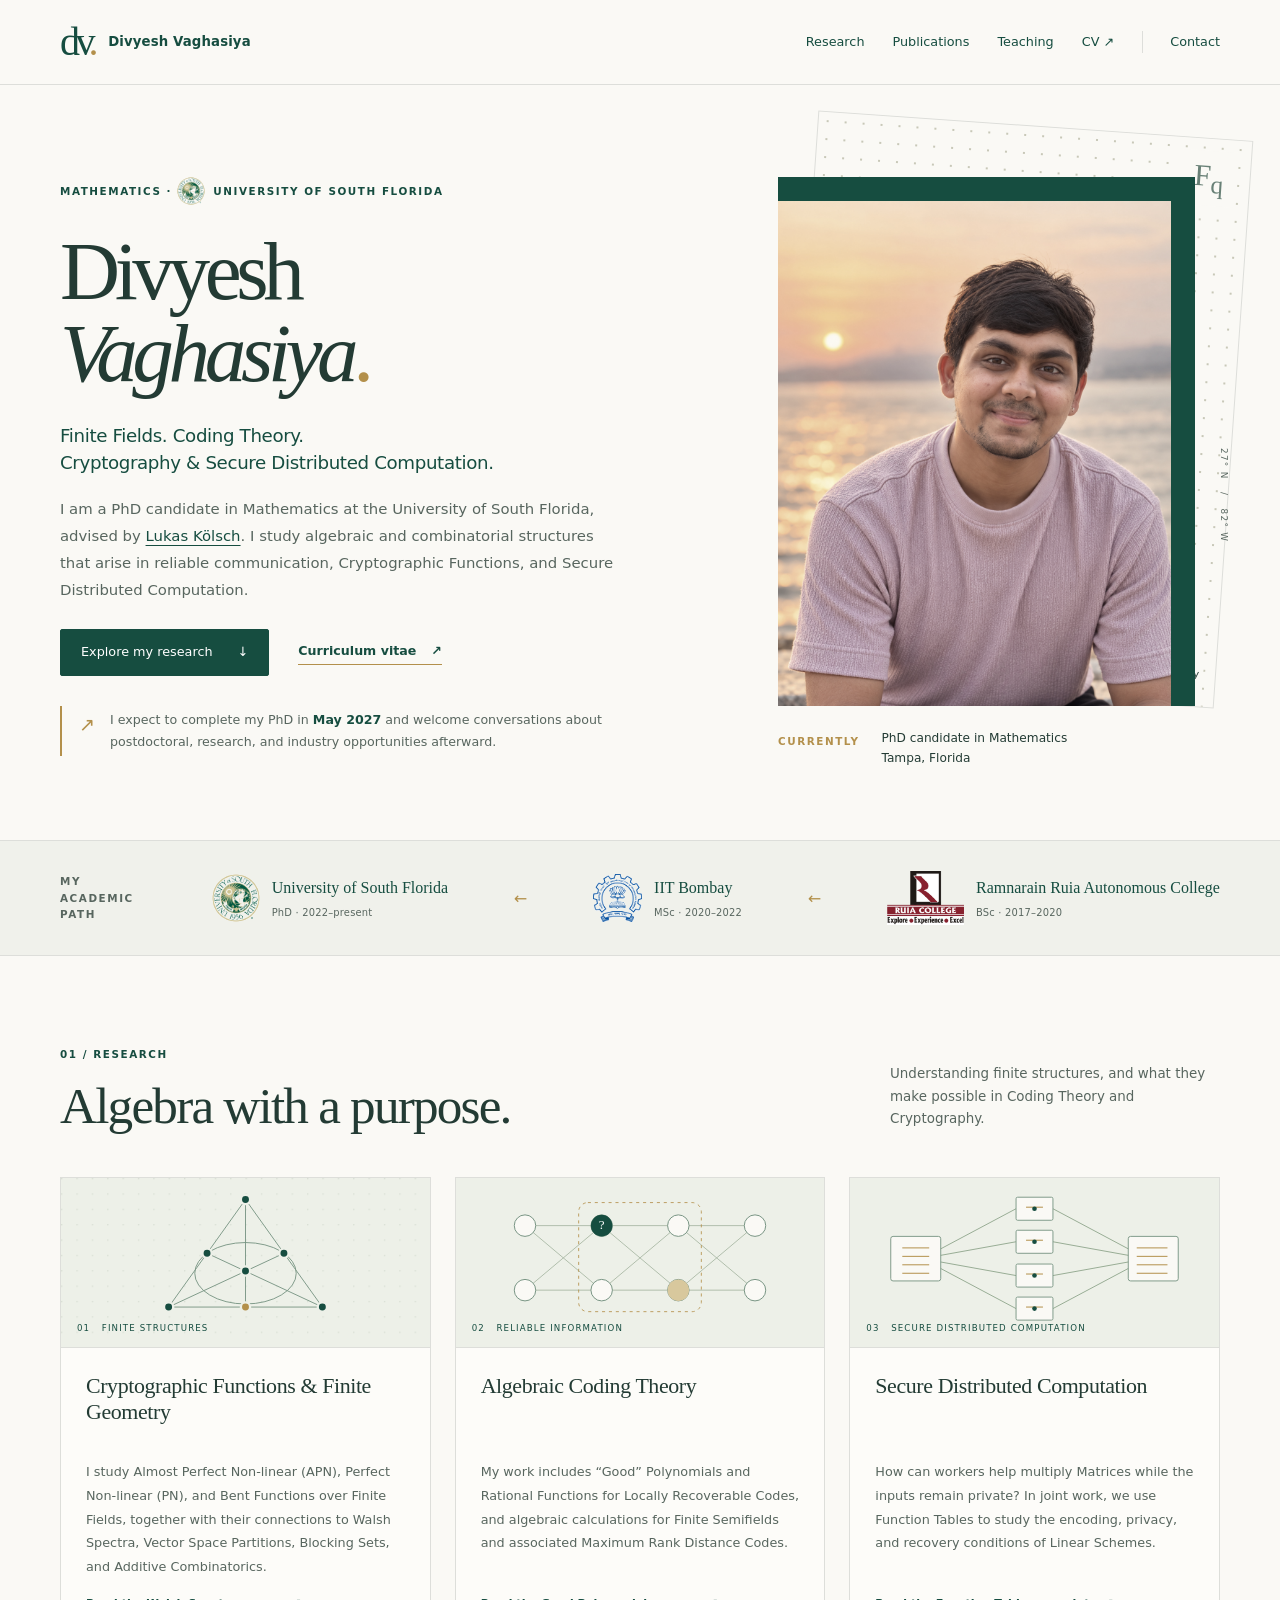
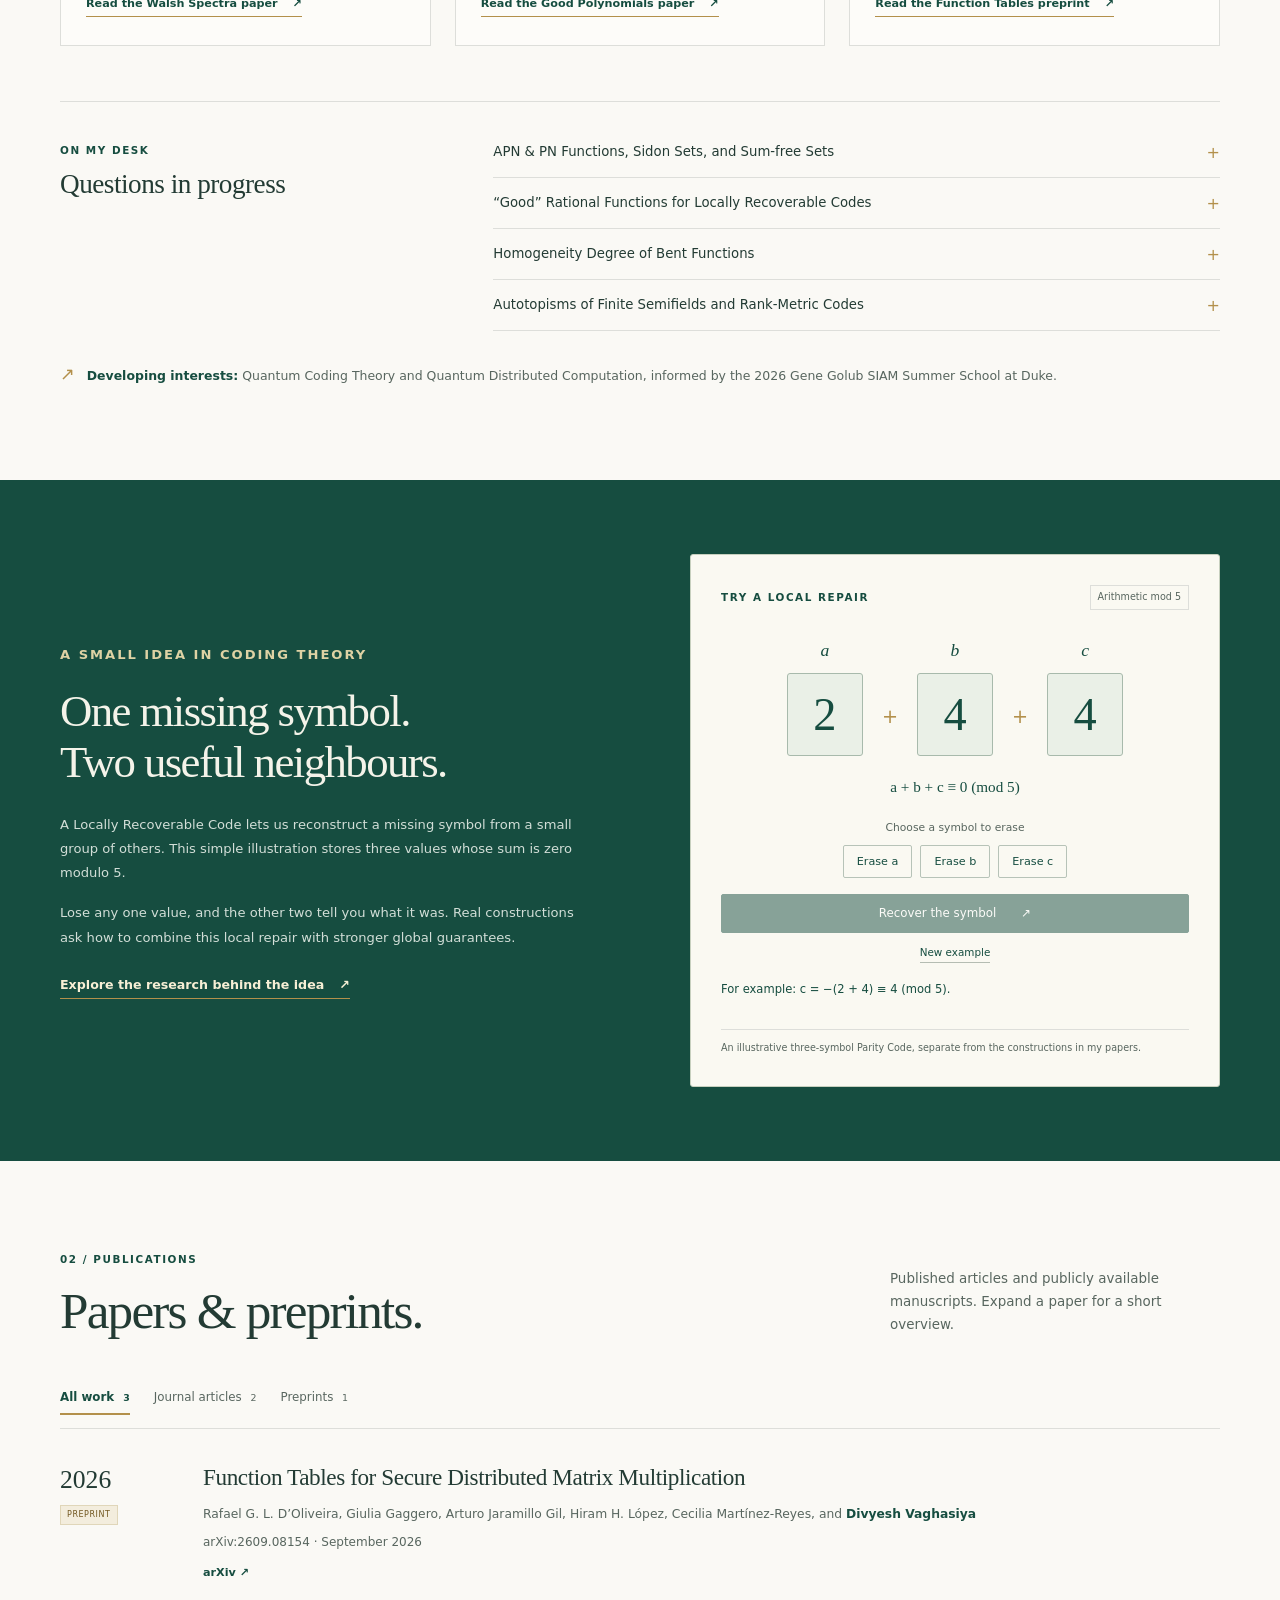
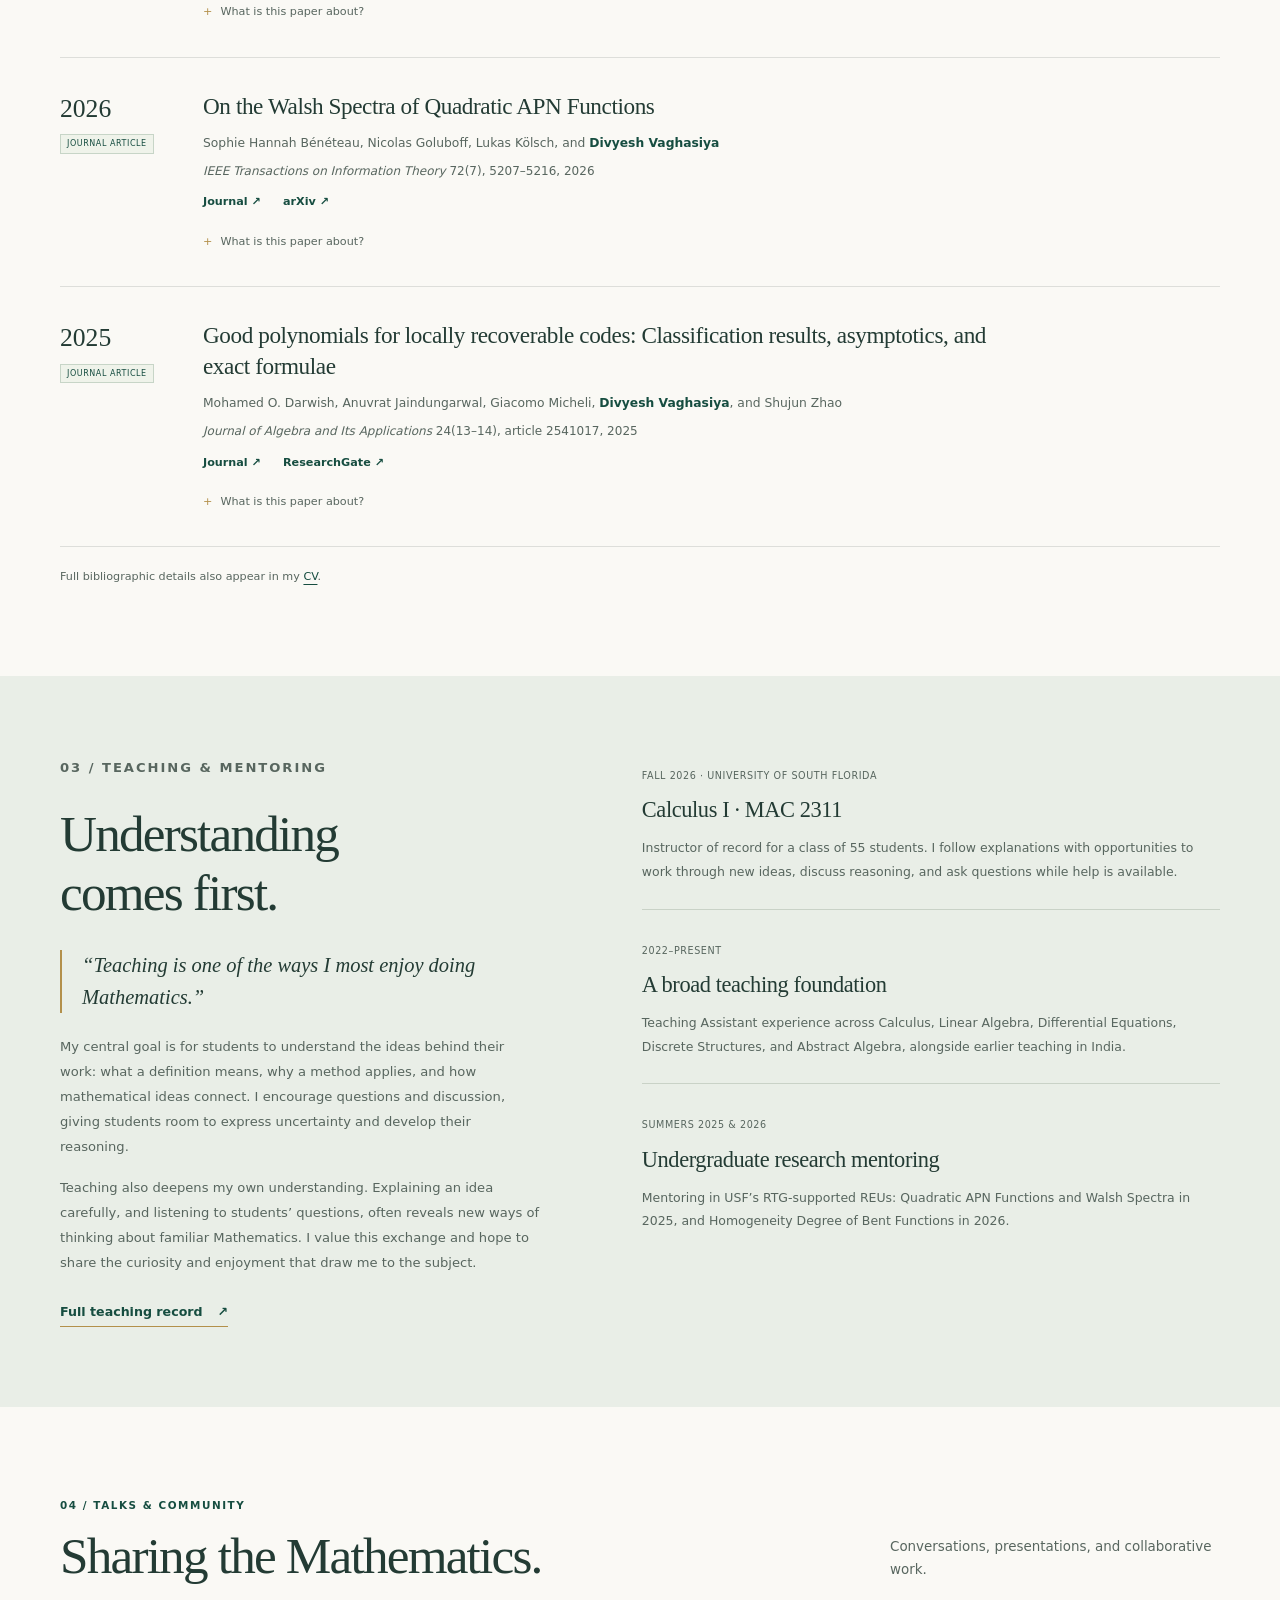
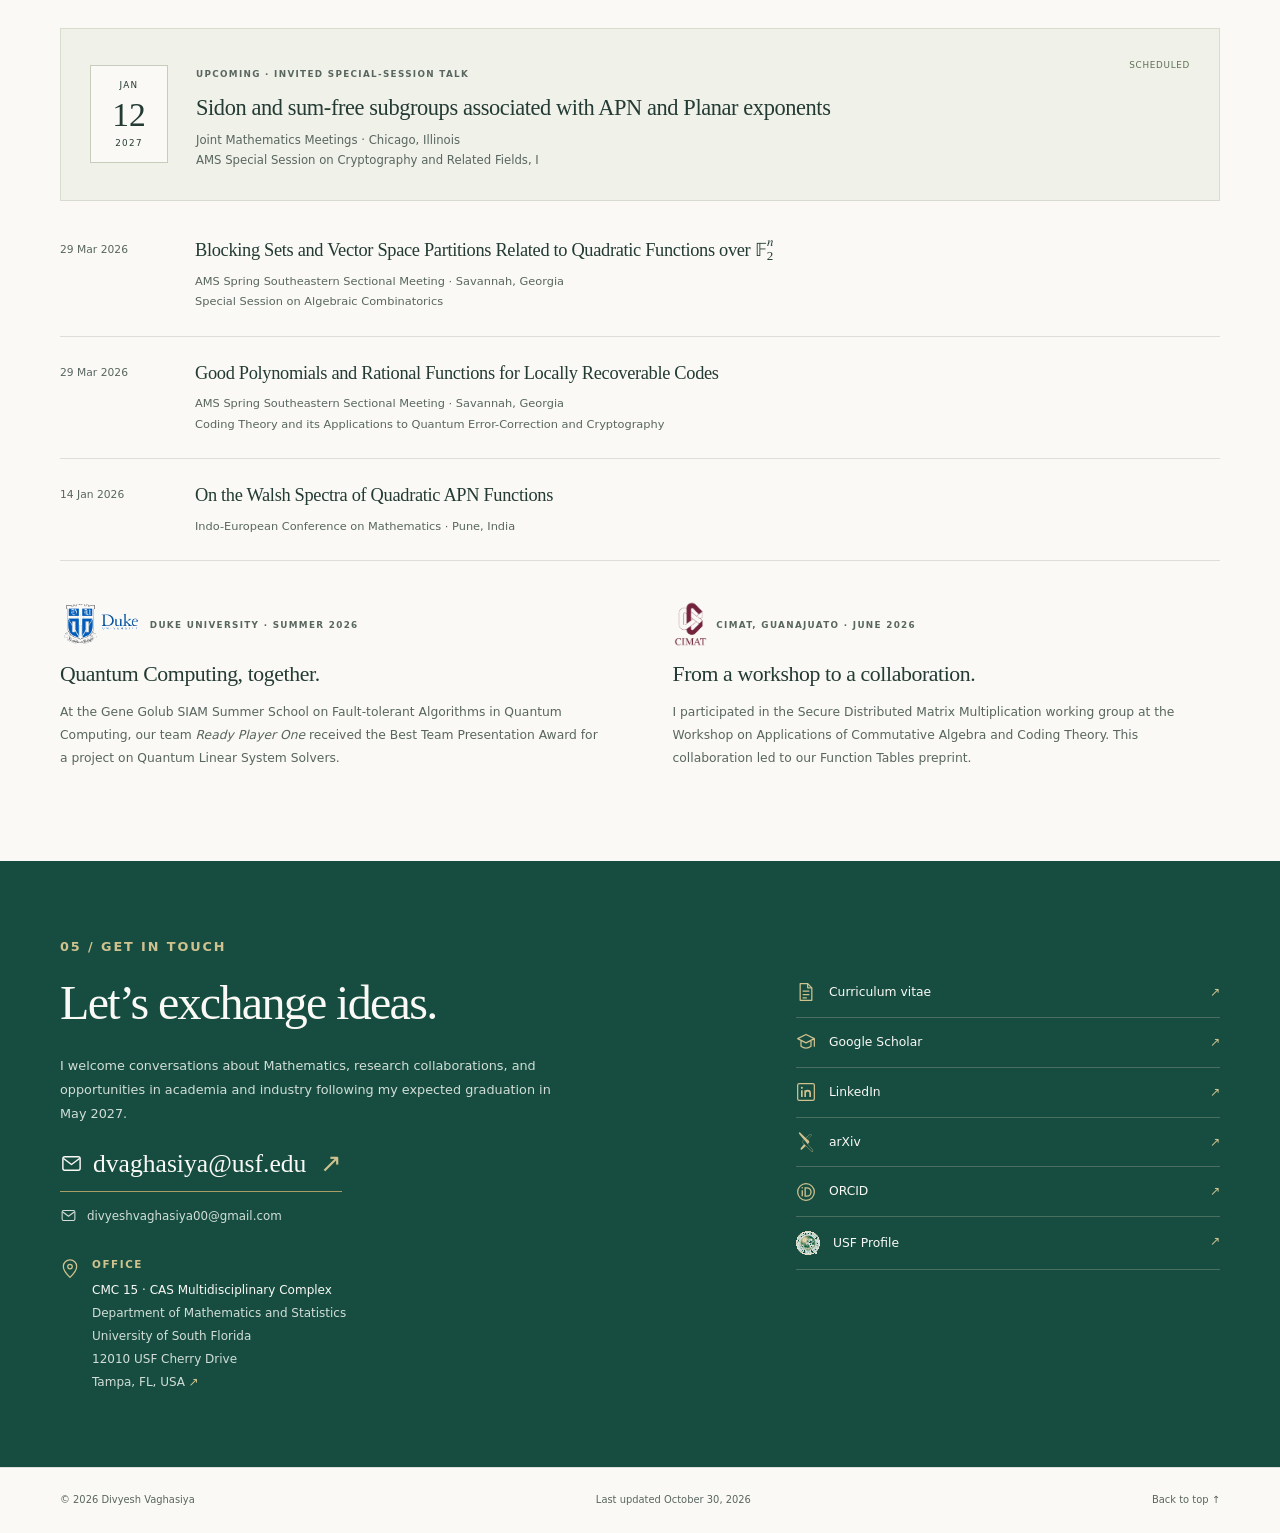
<file: index.html>
<!doctype html>
<html lang="en">
<head>
  <meta charset="utf-8">
  <meta name="viewport" content="width=device-width, initial-scale=1">
  <meta name="theme-color" content="#164d40">
  <title>Divyesh Vaghasiya | Mathematics, Coding Theory &amp; Cryptography</title>
  <meta name="description" content="Divyesh Vaghasiya is a mathematics PhD candidate at the University of South Florida, working on Finite Fields, Coding Theory, Cryptographic Functions, and Secure Distributed Computation. Expected graduation: May 2027.">
  <meta property="og:title" content="Divyesh Vaghasiya — Mathematics">
  <meta property="og:description" content="Finite Fields, Coding Theory, Cryptographic Functions, and Secure Distributed Computation. PhD candidate at the University of South Florida.">
  <meta property="og:type" content="website">
  <link rel="icon" href="./assets/favicon.svg" type="image/svg+xml">
  <link rel="stylesheet" href="./styles.css?v=20261030-6">
  <script src="./site.js?v=20261030-4" defer></script>
</head>
<body>
  <svg class="logo-filters" xmlns="http://www.w3.org/2000/svg" width="0" height="0" aria-hidden="true" focusable="false">
<defs>
    <!-- Remove the white canvas at render time; retain the original colored artwork. -->
    <filter id="remove-white" color-interpolation-filters="sRGB">
      <feColorMatrix in="SourceGraphic" type="matrix" values="1 0 0 0 0  0 1 0 0 0  0 0 1 0 0  -6.666667 -6.666667 -6.666667 0 19" result="keyed"/>
      <feComposite in="keyed" in2="SourceAlpha" operator="in"/>
    </filter>
  </defs>
</svg>
  <a class="skip-link" href="#main">Skip to content</a>
  <header class="site-header">
    <div class="container header-inner">
      <a class="brand" href="./index.html" aria-label="Divyesh Vaghasiya, home"><span class="brand-mark" aria-hidden="true">dv<span>.</span></span><span class="brand-name">Divyesh Vaghasiya</span></a>
      <button class="nav-toggle" aria-expanded="false" aria-controls="site-nav" hidden>Menu <span aria-hidden="true">☰</span></button>
      <nav class="site-nav" id="site-nav" aria-label="Main navigation">
        <a href="#research">Research</a><a href="#publications">Publications</a><a href="#teaching">Teaching</a><a href="./cv.html">CV <span aria-hidden="true">↗</span></a><a href="#contact">Contact</a>
      </nav>
    </div>
  </header>
  <main id="main">
    <section class="hero container" aria-labelledby="intro-title">
      <div class="hero-copy">
        <p class="eyebrow">Mathematics · <img class="institution-logo institution-logo-usf" src="./assets/institutions/usf.jpg?v=20261030-4" width="48" height="36" alt="" aria-hidden="true">University of South Florida</p>
        <h1 id="intro-title">Divyesh<br><em>Vaghasiya</em><span class="name-period">.</span></h1>
        <p class="hero-subtitle">Finite Fields. Coding Theory.<br>Cryptography &amp; Secure Distributed Computation.</p>
        <p class="hero-description">I am a PhD candidate in Mathematics at the University of South Florida, advised by <a href="https://lkoelsch.github.io/">Lukas Kölsch</a>. I study algebraic and combinatorial structures that arise in reliable communication, Cryptographic Functions, and Secure Distributed Computation.</p>
        <div class="hero-actions"><a class="button" href="#research">Explore my research <span aria-hidden="true">↓</span></a><a class="text-link" href="./cv.html">Curriculum vitae <span aria-hidden="true">↗</span></a></div>
        <div class="availability"><span class="availability-mark" aria-hidden="true">↗</span><p>I expect to complete my PhD in <strong>May 2027</strong> and welcome conversations about postdoctoral, research, and industry opportunities afterward.</p></div>
      </div>
      <figure class="portrait-composition">
        <div class="portrait-math" aria-hidden="true"><span>F<sub>q</sub></span><span>structure → possibility</span></div>
        <div class="portrait-frame"><img src="./assets/photo.jpg" alt="Portrait of Divyesh Vaghasiya" width="1122" height="1402" fetchpriority="high"></div>
        <figcaption><span class="small-label">Currently</span><span>PhD candidate in Mathematics<br>Tampa, Florida</span></figcaption>
        <div class="portrait-coordinate" aria-hidden="true">27° N &nbsp; / &nbsp; 82° W</div>
      </figure>
    </section>

    <div class="affiliation-strip"><div class="container affiliation-inner"><span class="small-label">My academic path</span><a href="https://www.usf.edu/arts-sciences/departments/mathematics-statistics/"><img class="institution-logo institution-logo-usf" src="./assets/institutions/usf.jpg?v=20261030-4" width="48" height="36" alt="" aria-hidden="true"><span class="affiliation-copy">University of South Florida<span class="affiliation-meta">PhD · 2022–present</span></span></a><span class="path-arrow" aria-hidden="true">←</span><a href="https://www.iitb.ac.in/"><img class="institution-logo institution-logo-iit-bombay" src="./assets/institutions/iit-bombay.jpg?v=20261030-4" width="48" height="36" alt="" aria-hidden="true"><span class="affiliation-copy">IIT Bombay<span class="affiliation-meta">MSc · 2020–2022</span></span></a><span class="path-arrow" aria-hidden="true">←</span><a href="https://www.ruiacollege.edu/Department/Deptindex.aspx?page=a&amp;ItemID=caeas&amp;nDeptID=cm"><img class="institution-logo institution-logo-ruia" src="./assets/institutions/ruia.png?v=20261030-4" width="48" height="36" alt="" aria-hidden="true"><span class="affiliation-copy">Ramnarain Ruia Autonomous College<span class="affiliation-meta">BSc · 2017–2020</span></span></a></div></div>

    <section class="section container" id="research" aria-labelledby="research-title">
      <div class="section-heading"><div><p class="eyebrow">01 / Research</p><h2 id="research-title">Algebra with a purpose.</h2></div><p>Understanding finite structures, and what they make possible in Coding Theory and Cryptography.</p></div>
      <div class="research-grid">
        <article class="research-area"><div class="research-visual"><img src="./assets/finite-geometry.svg" alt="Schematic of points and intersecting lines representing finite geometry" width="480" height="220" loading="lazy"><span class="visual-label">01 &nbsp; Finite Structures</span></div><div class="research-area-body"><h3>Cryptographic Functions &amp; Finite Geometry</h3><p>I study Almost Perfect Non-linear (APN), Perfect Non-linear (PN), and Bent Functions over Finite Fields, together with their connections to Walsh Spectra, Vector Space Partitions, Blocking Sets, and Additive Combinatorics.</p><a class="text-link" href="#paper-apn">Read the Walsh Spectra paper <span aria-hidden="true">↗</span></a></div></article>
        <article class="research-area"><div class="research-visual"><img src="./assets/coding.svg" alt="Schematic showing interconnected symbols and a highlighted local recovery group" width="480" height="220" loading="lazy"><span class="visual-label">02 &nbsp; Reliable Information</span></div><div class="research-area-body"><h3>Algebraic Coding Theory</h3><p>My work includes “Good” Polynomials and Rational Functions for Locally Recoverable Codes, and algebraic calculations for Finite Semifields and associated Maximum Rank Distance Codes.</p><a class="text-link" href="#paper-lrc">Read the Good Polynomials paper <span aria-hidden="true">↗</span></a></div></article>
        <article class="research-area"><div class="research-visual"><img src="./assets/distributed.svg" alt="Schematic of encoded data sent to four workers and their responses combined" width="480" height="220" loading="lazy"><span class="visual-label">03 &nbsp; Secure Distributed Computation</span></div><div class="research-area-body"><h3>Secure Distributed Computation</h3><p>How can workers help multiply Matrices while the inputs remain private? In joint work, we use Function Tables to study the encoding, privacy, and recovery conditions of Linear Schemes.</p><a class="text-link" href="#paper-sdmm">Read the Function Tables preprint <span aria-hidden="true">↗</span></a></div></article>
      </div>
      <div class="ongoing">
        <div><p class="eyebrow">On my desk</p><h3>Questions in progress</h3></div>
        <div class="project-list">
          <details>
            <summary>APN &amp; PN Functions, Sidon Sets, and Sum-free Sets</summary>
            <p>Sidon and Sum-free Sets are collections of elements with special rules about addition. I study when Multiplicative Subgroups of Finite Fields have these properties, exploring how a structure built through multiplication behaves under addition. These questions connect with APN and PN Functions in Cryptography and with the properties of Cyclic Codes.</p>
            <p class="project-meta"><em>With Dr. Lukas Kölsch · Ongoing</em></p>
          </details>
          <details>
            <summary>“Good” Rational Functions for Locally Recoverable Codes</summary>
            <p>How can a missing piece of stored information be recovered by consulting only a few others? Locally Recoverable Codes address this through small recovery groups. I explore how Rational Functions over Finite Fields can be used to build such Codes, extending constructions based on Polynomials and studying how the choice of function shapes the recovery groups.</p>
            <p class="project-meta"><em>With Anuvrat Jaindungarwal · Manuscript draft completed</em></p>
          </details>
          <details>
            <summary>Homogeneity Degree of Bent Functions</summary>
            <p>Bent Functions have exceptionally strong nonlinearity, making them important objects in Cryptography. I study Homogeneous Bent Functions, whose Polynomial terms all have the same degree, and ask which degrees can occur. The project explores how this simple algebraic restriction shapes the possibilities for these Functions.</p>
            <p class="project-meta"><em>With Dr. Lukas Kölsch and collaborators · Manuscript in final reading by the authors</em></p>
          </details>
          <details>
            <summary>Autotopisms of Finite Semifields and Rank-Metric Codes</summary>
            <p>How can we compare Codes that arise from different algebraic constructions? I study the symmetries of Finite Semifields and their associated Maximum Rank Distance (MRD) Codes. Understanding which transformations preserve these structures offers a way to investigate their similarities, differences, and possible equivalences.</p>
            <p class="project-meta"><em>With Dr. Lukas Kölsch</em></p>
          </details>
        </div>
      </div>
      <p class="research-note"><span class="note-symbol" aria-hidden="true">↗</span> <strong>Developing interests:</strong> Quantum Coding Theory and Quantum Distributed Computation, informed by the 2026 Gene Golub SIAM Summer School at Duke.</p>
    </section>

    <section class="idea-section" aria-labelledby="idea-title"><div class="container idea-layout"><div><p class="eyebrow">A small idea in Coding Theory</p><h2 id="idea-title">One missing symbol.<br>Two useful neighbours.</h2><p>A Locally Recoverable Code lets us reconstruct a missing symbol from a small group of others. This simple illustration stores three values whose sum is zero modulo 5.</p><p>Lose any one value, and the other two tell you what it was. Real constructions ask how to combine this local repair with stronger global guarantees.</p><a class="text-link" href="#paper-lrc">Explore the research behind the idea <span aria-hidden="true">↗</span></a></div><div class="code-demo" aria-label="Local recovery illustration"><div class="demo-heading"><span class="small-label">Try a local repair</span><span class="field-tag">Arithmetic mod 5</span></div><div class="demo-symbols"><div><span class="symbol-label">a</span><span class="code-value" id="value-0">2</span></div><span class="demo-plus" aria-hidden="true">+</span><div><span class="symbol-label">b</span><span class="code-value" id="value-1">4</span></div><span class="demo-plus" aria-hidden="true">+</span><div><span class="symbol-label">c</span><span class="code-value" id="value-2">4</span></div></div><p class="demo-equation">a + b + c ≡ 0 (mod 5)</p><div class="demo-controls" hidden><fieldset><legend>Choose a symbol to erase</legend><div class="erase-options"><button type="button" data-erase="0" aria-pressed="false">Erase a</button><button type="button" data-erase="1" aria-pressed="false">Erase b</button><button type="button" data-erase="2" aria-pressed="false">Erase c</button></div></fieldset><button class="button" type="button" id="recover-symbol" disabled>Recover the symbol <span aria-hidden="true">↗</span></button><button class="demo-reset" type="button" id="new-example">New example</button></div><p id="demo-result" class="demo-result" aria-live="polite" aria-atomic="true">For example: c = −(2 + 4) ≡ 4 (mod 5).</p><p class="demo-caption">An illustrative three-symbol Parity Code, separate from the constructions in my papers.</p></div></div></section>

    <section class="section container" id="publications" aria-labelledby="publications-title"><div class="section-heading"><div><p class="eyebrow">02 / Publications</p><h2 id="publications-title">Papers &amp; preprints.</h2></div><p>Published articles and publicly available manuscripts. Expand a paper for a short overview.</p></div><div class="publication-filters" role="group" aria-label="Filter publications" hidden><button type="button" class="filter-button is-active" data-filter="all" aria-pressed="true">All work <span>3</span></button><button type="button" class="filter-button" data-filter="journal" aria-pressed="false">Journal articles <span>2</span></button><button type="button" class="filter-button" data-filter="preprint" aria-pressed="false">Preprints <span>1</span></button></div><p class="visually-hidden" id="filter-status" aria-live="polite"></p><div class="publication-list">
      <article class="publication" id="paper-sdmm" data-publication="preprint"><div class="publication-year">2026<span class="paper-status preprint">Preprint</span></div><div><h3>Function Tables for Secure Distributed Matrix Multiplication</h3><p class="publication-authors">Rafael G. L. D’Oliveira, Giulia Gaggero, Arturo Jaramillo Gil, Hiram H. López, Cecilia Martínez-Reyes, and <strong>Divyesh Vaghasiya</strong></p><p class="publication-venue">arXiv:2609.08154 · September 2026</p><div class="paper-links"><a href="https://arxiv.org/abs/2609.08154">arXiv <span aria-hidden="true">↗</span></a></div><details class="paper-overview"><summary>What is this paper about?</summary><p>How can several workers help multiply Matrices while keeping the original inputs private? This paper studies Linear Schemes that protect the data even when a limited number of workers share what they receive. Function Tables describe how encoded data and worker responses fit together, providing a way to compare constructions and understand how many workers are needed.</p></details></div></article>
      <article class="publication" id="paper-apn" data-publication="journal"><div class="publication-year">2026<span class="paper-status">Journal article</span></div><div><h3>On the Walsh Spectra of Quadratic APN Functions</h3><p class="publication-authors">Sophie Hannah Bénéteau, Nicolas Goluboff, Lukas Kölsch, and <strong>Divyesh Vaghasiya</strong></p><p class="publication-venue"><em>IEEE Transactions on Information Theory</em> 72(7), 5207–5216, 2026</p><div class="paper-links"><a href="https://doi.org/10.1109/TIT.2026.3695003">Journal <span aria-hidden="true">↗</span></a><a href="https://arxiv.org/abs/2510.12008">arXiv <span aria-hidden="true">↗</span></a></div><details class="paper-overview"><summary>What is this paper about?</summary><p>This paper studies Quadratic APN Functions through their Walsh Spectra, which describe how their outputs relate to simple linear patterns. We connect these Spectra with arrangements of points and subspaces in Finite Geometry, providing a different way to explore the structure of these Functions.</p></details></div></article>
      <article class="publication" id="paper-lrc" data-publication="journal"><div class="publication-year">2025<span class="paper-status">Journal article</span></div><div><h3>Good polynomials for locally recoverable codes: Classification results, asymptotics, and exact formulae</h3><p class="publication-authors">Mohamed O. Darwish, Anuvrat Jaindungarwal, Giacomo Micheli, <strong>Divyesh Vaghasiya</strong>, and Shujun Zhao</p><p class="publication-venue"><em>Journal of Algebra and Its Applications</em> 24(13–14), article 2541017, 2025</p><div class="paper-links"><a href="https://doi.org/10.1142/S0219498825410178">Journal <span aria-hidden="true">↗</span></a><a href="https://www.researchgate.net/publication/388957665_Good_polynomials_for_locally_recoverable_codes_Classification_results_asymptotics_and_exact_formulae">ResearchGate <span aria-hidden="true">↗</span></a></div><details class="paper-overview"><summary>What is this paper about?</summary><p>Locally Recoverable Codes make it possible to reconstruct a missing piece of information using only a few other pieces. This paper studies “Good” Polynomials, which organize the small recovery groups behind these Codes. We explore which Polynomials have the required structure and how that structure influences the Codes that can be built.</p></details></div></article>
    </div><p class="section-footnote">Full bibliographic details also appear in my <a href="./cv.html#cv-publications">CV</a>.</p></section>

    <section class="teaching-section" id="teaching" aria-labelledby="teaching-title">
      <div class="container teaching-layout">
        <div>
          <p class="eyebrow">03 / Teaching &amp; mentoring</p>
          <h2 id="teaching-title">Understanding<br>comes first.</h2>
          <blockquote>“Teaching is one of the ways I most enjoy doing Mathematics.”</blockquote>
          <p>My central goal is for students to understand the ideas behind their work: what a definition means, why a method applies, and how mathematical ideas connect. I encourage questions and discussion, giving students room to express uncertainty and develop their reasoning.</p>
          <p>Teaching also deepens my own understanding. Explaining an idea carefully, and listening to students’ questions, often reveals new ways of thinking about familiar Mathematics. I value this exchange and hope to share the curiosity and enjoyment that draw me to the subject.</p>
          <a class="text-link" href="./cv.html#cv-teaching">Full teaching record <span aria-hidden="true">↗</span></a>
        </div>
        <div class="teaching-record">
          <article><span class="record-kicker">Fall 2026 · University of South Florida</span><h3>Calculus I · MAC 2311</h3><p>Instructor of record for a class of 55 students. I follow explanations with opportunities to work through new ideas, discuss reasoning, and ask questions while help is available.</p></article>
          <article><span class="record-kicker">2022–present</span><h3>A broad teaching foundation</h3><p>Teaching Assistant experience across Calculus, Linear Algebra, Differential Equations, Discrete Structures, and Abstract Algebra, alongside earlier teaching in India.</p></article>
          <article><span class="record-kicker">Summers 2025 &amp; 2026</span><h3>Undergraduate research mentoring</h3><p>Mentoring in USF’s RTG-supported REUs: Quadratic APN Functions and Walsh Spectra in 2025, and Homogeneity Degree of Bent Functions in 2026.</p></article>
        </div>
      </div>
    </section>

    <section class="section container" id="talks" aria-labelledby="talks-title"><div class="section-heading"><div><p class="eyebrow">04 / Talks &amp; community</p><h2 id="talks-title">Sharing the Mathematics.</h2></div><p>Conversations, presentations, and collaborative work.</p></div><article class="next-talk"><div class="date-tile"><span>JAN</span><strong>12</strong><span>2027</span></div><div><span class="small-label">Upcoming · invited special-session talk</span><h3>Sidon and sum-free subgroups associated with APN and Planar exponents</h3><p>Joint Mathematics Meetings · Chicago, Illinois<br>AMS Special Session on Cryptography and Related Fields, I</p></div><span class="scheduled-label">Scheduled</span></article><div class="past-talks"><article><time datetime="2026-03-29">29 Mar 2026</time><div><h3>Blocking Sets and Vector Space Partitions Related to Quadratic Functions over <math class="field-notation" xmlns="http://www.w3.org/1998/Math/MathML" aria-label="F subscript 2 superscript n"><msubsup><mi>𝔽</mi><mn>2</mn><mi>n</mi></msubsup></math></h3><p>AMS Spring Southeastern Sectional Meeting · Savannah, Georgia<br>Special Session on Algebraic Combinatorics</p></div></article><article><time datetime="2026-03-29">29 Mar 2026</time><div><h3>Good Polynomials and Rational Functions for Locally Recoverable Codes</h3><p>AMS Spring Southeastern Sectional Meeting · Savannah, Georgia<br>Coding Theory and its Applications to Quantum Error-Correction and Cryptography</p></div></article><article><time datetime="2026-01-14">14 Jan 2026</time><div><h3>On the Walsh Spectra of Quadratic APN Functions</h3><p>Indo-European Conference on Mathematics · Pune, India</p></div></article></div><div class="community-row"><article><span class="small-label"><img class="institution-logo institution-logo-duke" src="./assets/institutions/duke.webp?v=20261030-4" width="48" height="36" alt="" aria-hidden="true">Duke University · Summer 2026</span><h3>Quantum Computing, together.</h3><p>At the Gene Golub SIAM Summer School on Fault-tolerant Algorithms in Quantum Computing, our team <em>Ready Player One</em> received the Best Team Presentation Award for a project on Quantum Linear System Solvers.</p></article><article><span class="small-label"><img class="institution-logo institution-logo-cimat" src="./assets/institutions/cimat.png?v=20261030-4" width="48" height="36" alt="" aria-hidden="true">CIMAT, Guanajuato · June 2026</span><h3>From a workshop to a collaboration.</h3><p>I participated in the Secure Distributed Matrix Multiplication working group at the Workshop on Applications of Commutative Algebra and Coding Theory. This collaboration led to our Function Tables preprint.</p></article></div></section>

    <section class="contact-section" id="contact" aria-labelledby="contact-title">
      <div class="container contact-layout">
        <div>
          <p class="eyebrow">05 / Get in touch</p>
          <h2 id="contact-title">Let’s exchange ideas.</h2>
          <p>I welcome conversations about Mathematics, research collaborations, and opportunities in academia and industry following my expected graduation in May 2027.</p>
          <a class="contact-email" href="mailto:dvaghasiya@usf.edu"><svg class="icon" viewBox="0 0 24 24" aria-hidden="true" focusable="false"><use href="./assets/icons.svg?v=20261030-4#mail"></use></svg>dvaghasiya@usf.edu <span aria-hidden="true">↗</span></a>
          <a class="secondary-email" href="mailto:divyeshvaghasiya00@gmail.com"><svg class="icon" viewBox="0 0 24 24" aria-hidden="true" focusable="false"><use href="./assets/icons.svg?v=20261030-4#mail"></use></svg>divyeshvaghasiya00@gmail.com</a>
          <address class="contact-office">
            <svg class="icon" viewBox="0 0 24 24" aria-hidden="true" focusable="false"><use href="./assets/icons.svg?v=20261030-4#pin"></use></svg>
            <div><span class="small-label">Office</span><a class="office-search" href="https://www.google.com/search?q=CAS+Multidisciplinary+Complex+Department+of+Mathematics+and+Statistics+University+of+South+Florida+12010+USF+Cherry+Drive+Tampa%2C+FL%2C+USA" target="_blank" rel="noopener noreferrer" aria-label="Search Google for my full office address (opens in a new tab)"><strong>CMC 15 · CAS Multidisciplinary Complex</strong><br>Department of Mathematics and Statistics<br>University of South Florida<br>12010 USF Cherry Drive<br>Tampa, FL, USA <span aria-hidden="true">↗</span></a></div>
          </address>
        </div>
        <nav class="contact-links" aria-label="Academic and professional profiles">
          <a href="./cv.html"><span class="profile-label"><svg class="icon" viewBox="0 0 24 24" aria-hidden="true" focusable="false"><use href="./assets/icons.svg?v=20261030-4#document"></use></svg><span>Curriculum vitae</span></span><span aria-hidden="true">↗</span></a>
          <a href="https://scholar.google.com/citations?user=IHPAVrgAAAAJ"><span class="profile-label"><svg class="icon" viewBox="0 0 24 24" aria-hidden="true" focusable="false"><use href="./assets/icons.svg?v=20261030-4#scholar"></use></svg><span>Google Scholar</span></span><span aria-hidden="true">↗</span></a>
          <a href="https://www.linkedin.com/in/divyesh-vaghasiya-866122165"><span class="profile-label"><svg class="icon" viewBox="0 0 24 24" aria-hidden="true" focusable="false"><use href="./assets/icons.svg?v=20261030-4#linkedin"></use></svg><span>LinkedIn</span></span><span aria-hidden="true">↗</span></a>
          <a href="https://arxiv.org/a/vaghasiya_d_1"><span class="profile-label"><svg class="icon" viewBox="0 0 24 24" aria-hidden="true" focusable="false"><use href="./assets/icons.svg?v=20261030-5#arxiv"></use></svg><span>arXiv</span></span><span aria-hidden="true">↗</span></a>
          <a href="https://orcid.org/0009-0004-2080-6877"><span class="profile-label"><svg class="icon" viewBox="0 0 24 24" aria-hidden="true" focusable="false"><use href="./assets/icons.svg?v=20261030-4#orcid"></use></svg><span>ORCID</span></span><span aria-hidden="true">↗</span></a>
          <a href="https://www.usf.edu/arts-sciences/departments/mathematics-statistics/people/gradta/dvaghasiya.aspx"><span class="profile-label"><img class="institution-logo institution-logo-usf" src="./assets/institutions/usf.jpg?v=20261030-4" width="48" height="36" alt="" aria-hidden="true">USF Profile</span><span aria-hidden="true">↗</span></a>
        </nav>
      </div>
    </section>
  </main>
  <footer class="site-footer"><div class="container footer-inner"><span>© 2026 Divyesh Vaghasiya</span><span>Last updated October 30, 2026</span><a href="#main">Back to top ↑</a></div></footer>
</body>
</html>
</file>
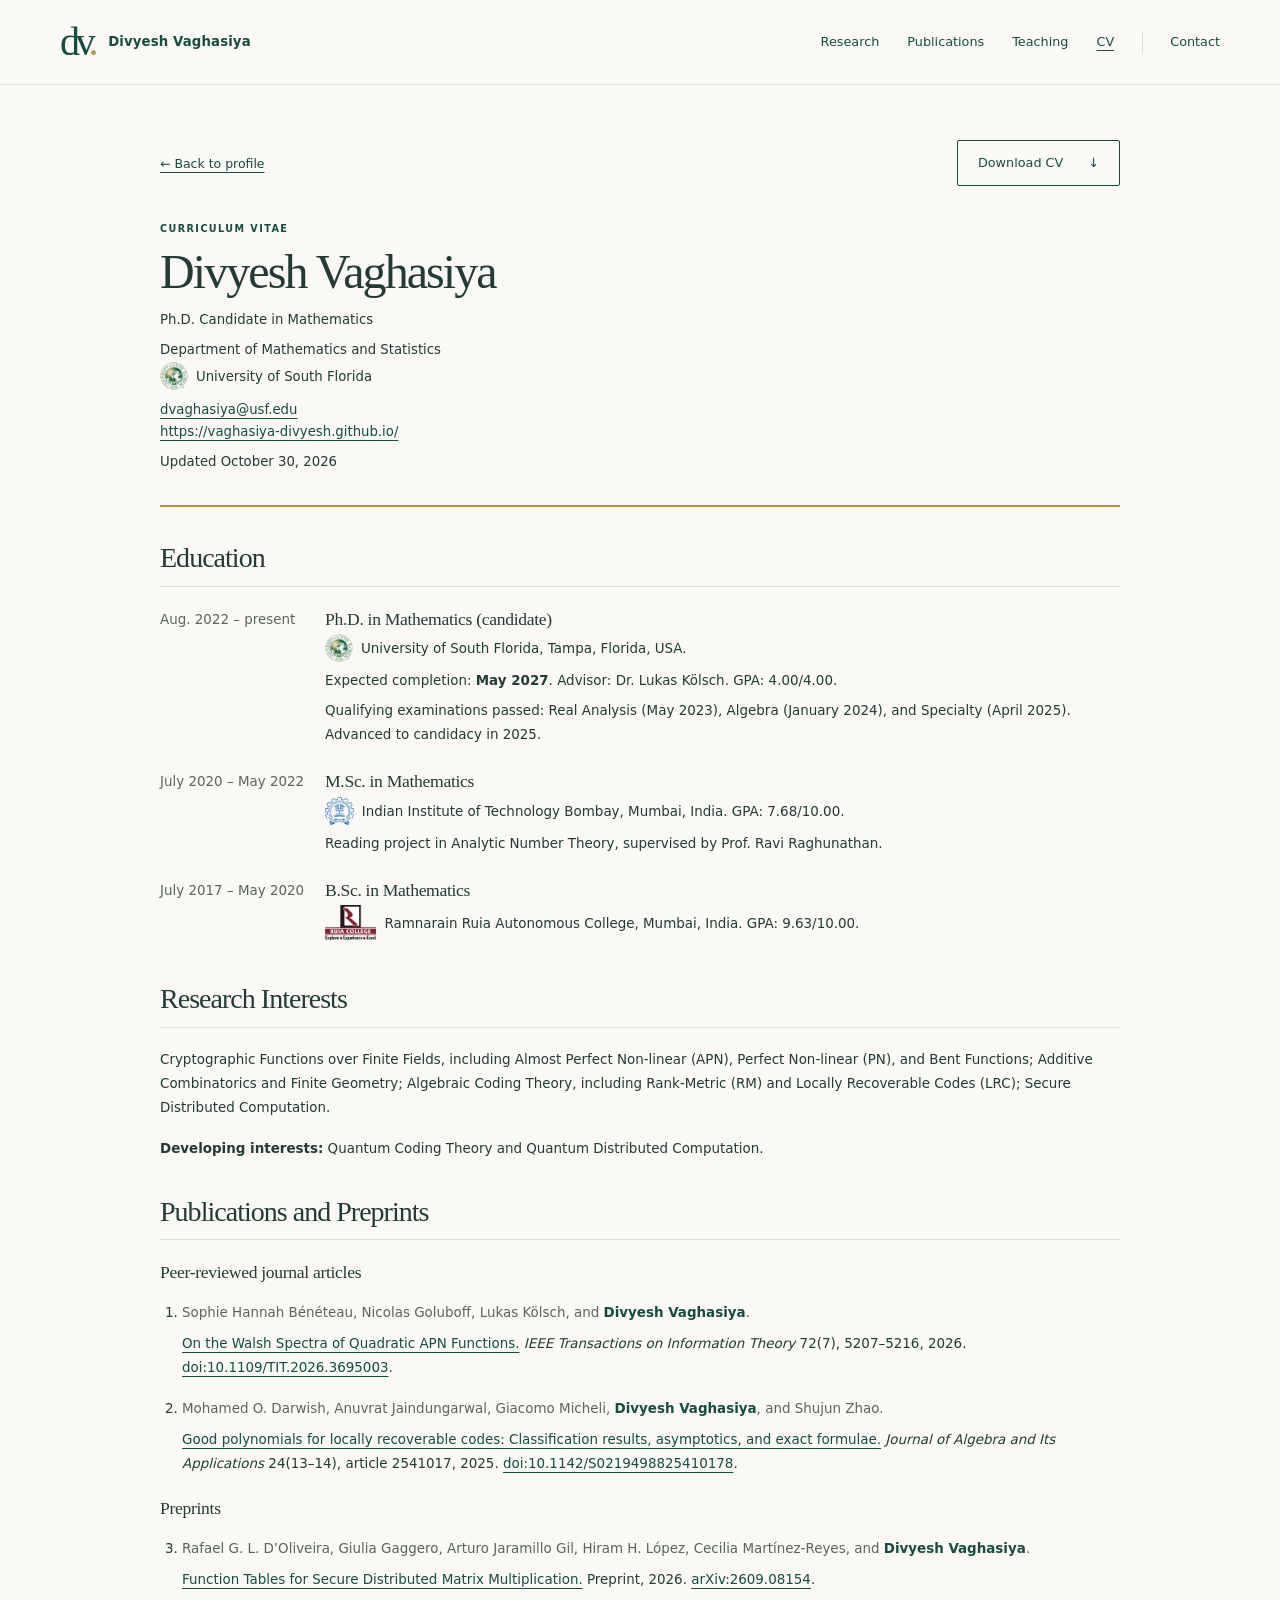
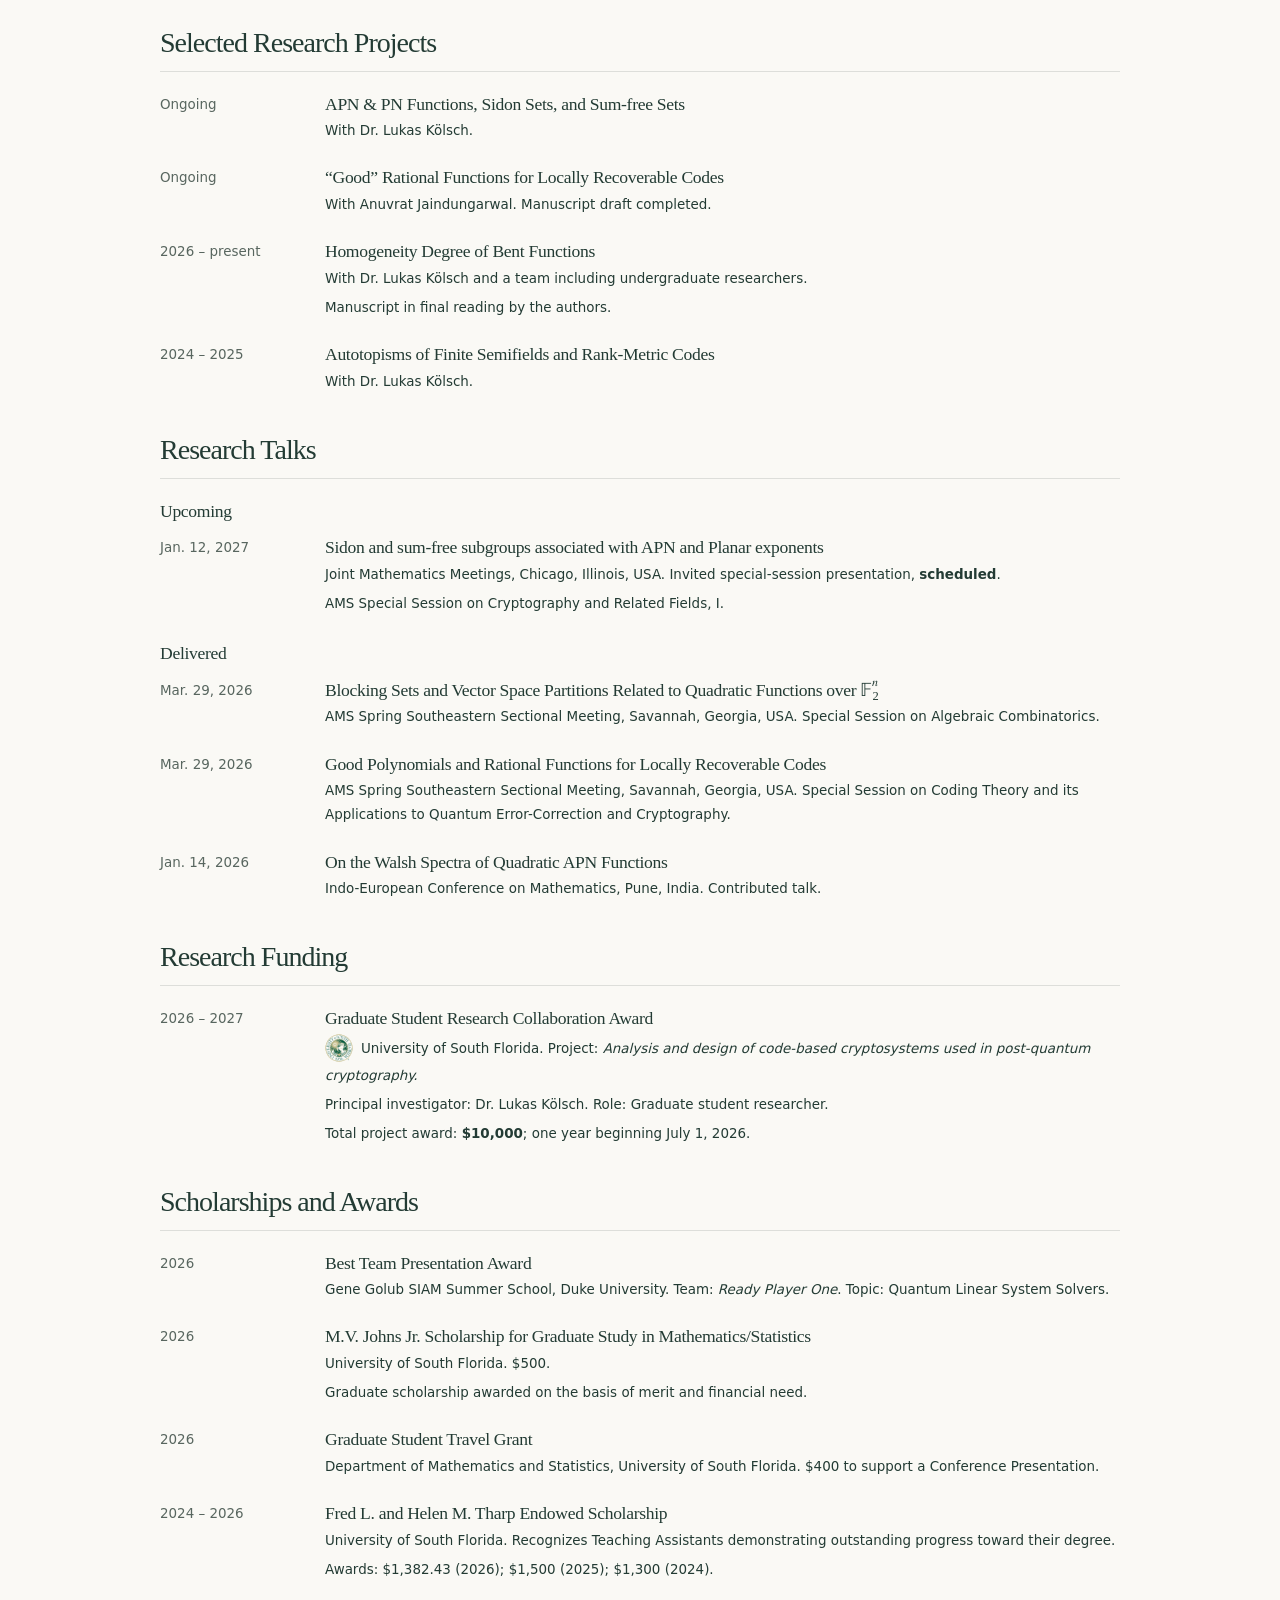
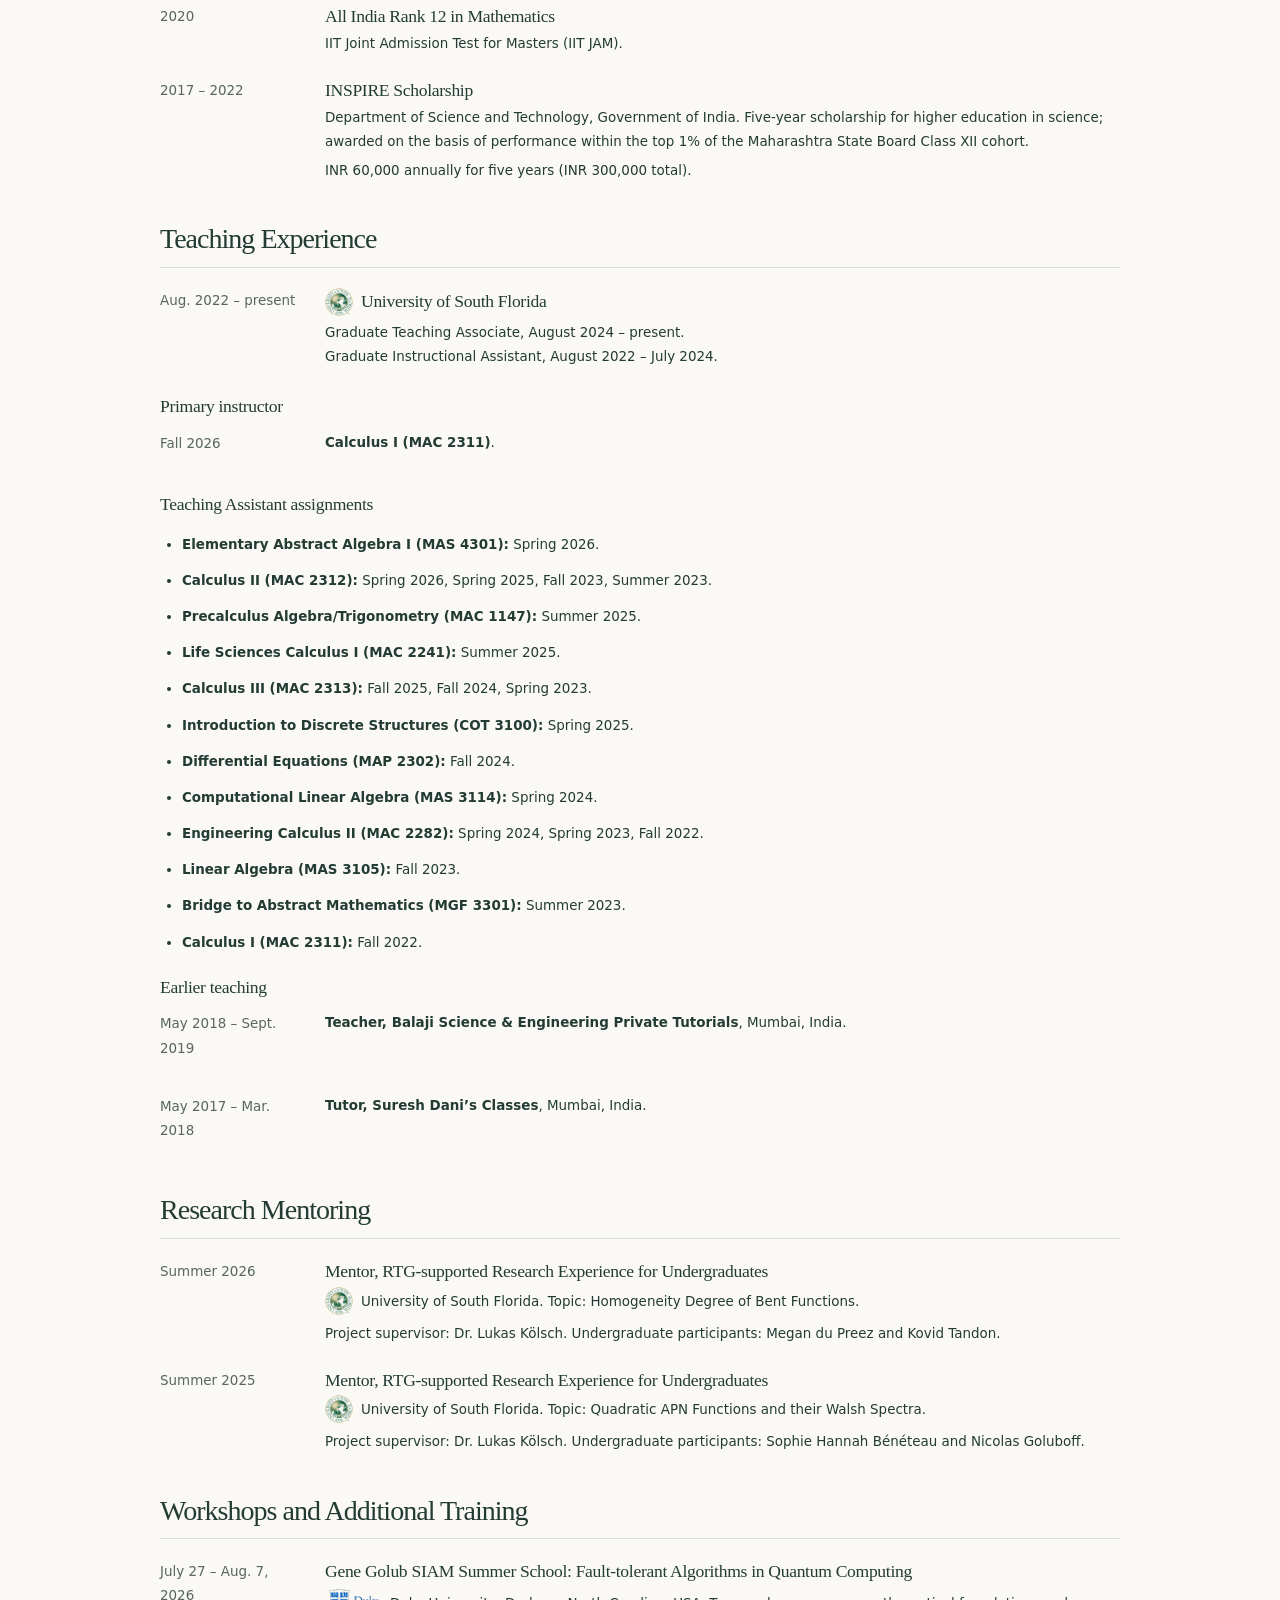
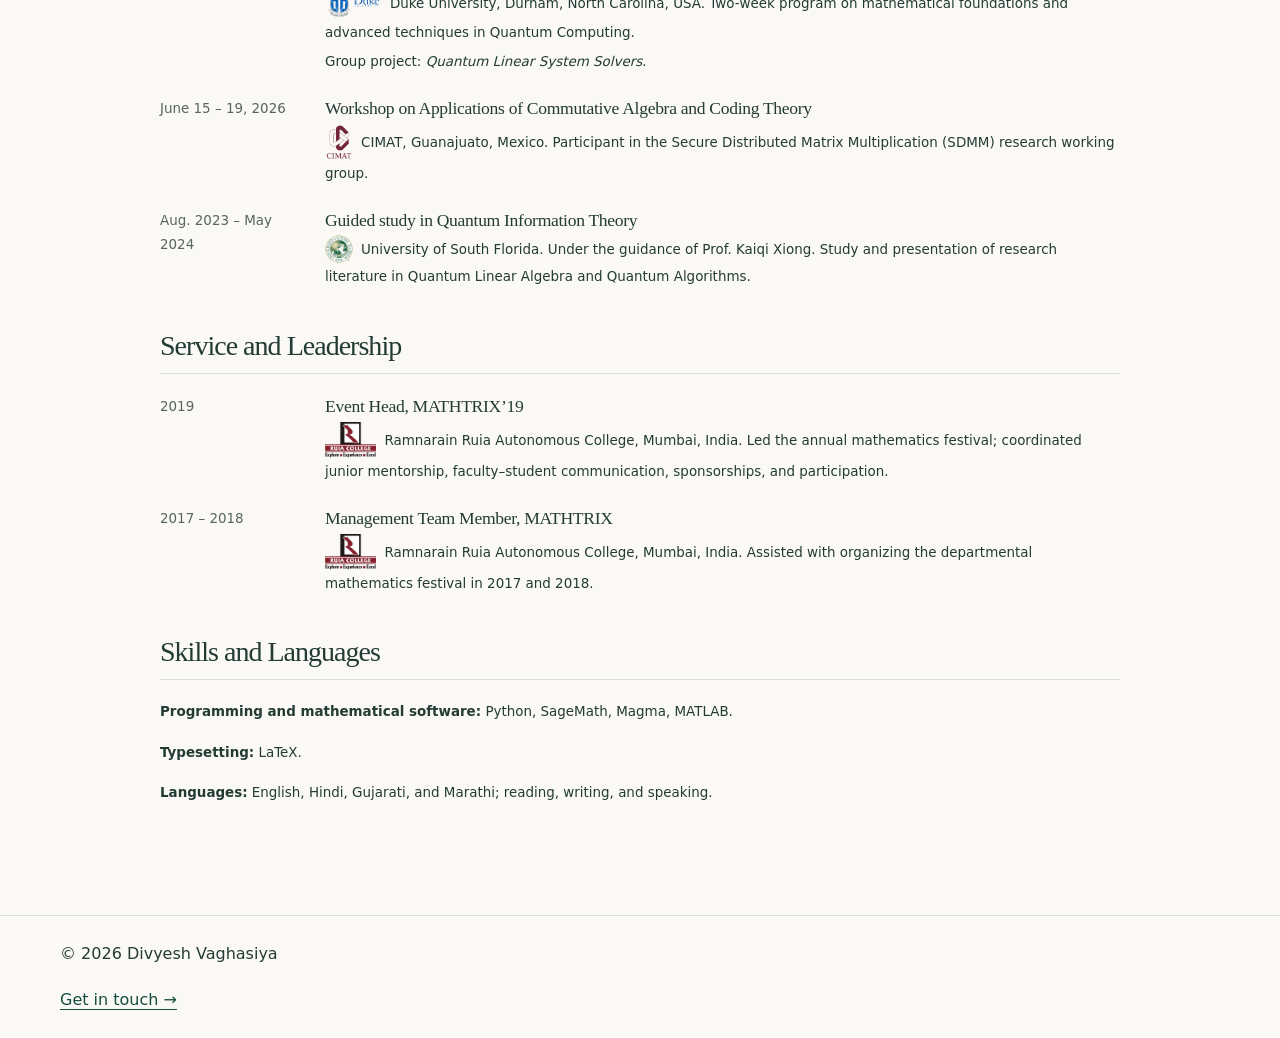
<file: cv.html>
<!doctype html>
<html lang="en">
<head>
  <meta charset="utf-8">
  <meta name="viewport" content="width=device-width, initial-scale=1">
  <meta name="description" content="Curriculum vitae of Divyesh Vaghasiya, mathematics Ph.D. candidate at the University of South Florida. Expected completion: May 2027.">
  <meta name="theme-color" content="#164b45">
  <title>Curriculum vitae | Divyesh Vaghasiya</title>
  <link rel="icon" href="./assets/favicon.svg" type="image/svg+xml">
  <link rel="stylesheet" href="./styles.css?v=20261030-6">
  <script src="./site.js?v=20261030-4" defer></script>
</head>
<body class="cv-page">
  <svg class="logo-filters" xmlns="http://www.w3.org/2000/svg" width="0" height="0" aria-hidden="true" focusable="false">
<defs>
    <!-- Remove the white canvas at render time; retain the original colored artwork. -->
    <filter id="remove-white" color-interpolation-filters="sRGB">
      <feColorMatrix in="SourceGraphic" type="matrix" values="1 0 0 0 0  0 1 0 0 0  0 0 1 0 0  -6.666667 -6.666667 -6.666667 0 19" result="keyed"/>
      <feComposite in="keyed" in2="SourceAlpha" operator="in"/>
    </filter>
  </defs>
</svg>
  <a class="skip-link" href="#main">Skip to content</a>
  <header class="site-header">
    <div class="container header-inner">
      <a class="brand" href="./index.html" aria-label="Divyesh Vaghasiya home"><span class="brand-mark" aria-hidden="true">dv<span>.</span></span><span class="brand-name">Divyesh Vaghasiya</span></a>
      <button class="nav-toggle" type="button" aria-expanded="false" aria-controls="site-nav" hidden>Menu</button>
      <nav id="site-nav" class="site-nav" aria-label="Main navigation">
        <a href="./index.html#research">Research</a>
        <a href="./index.html#publications">Publications</a>
        <a href="./index.html#teaching">Teaching</a>
        <a href="./cv.html" aria-current="page">CV</a>
        <a href="./index.html#contact">Contact</a>
      </nav>
    </div>
  </header>

  <main id="main" class="container cv-shell">
    <div class="cv-toolbar">
      <a href="./index.html">&larr; Back to profile</a>
      <a class="button button-secondary" href="./assets/Divyesh-Vaghasiya-CV.pdf" download="Divyesh-Vaghasiya-CV.pdf">Download CV <span aria-hidden="true">↓</span></a>
    </div>

    <header class="cv-heading">
      <p class="eyebrow">Curriculum vitae</p>
      <h1>Divyesh Vaghasiya</h1>
      <p class="cv-role">Ph.D. Candidate in Mathematics</p>
      <p>Department of Mathematics and Statistics<br><img class="institution-logo institution-logo-usf" src="./assets/institutions/usf.jpg?v=20261030-4" width="48" height="36" alt="" aria-hidden="true">University of South Florida</p>
      <p><a href="mailto:dvaghasiya@usf.edu">dvaghasiya@usf.edu</a><br><a href="https://vaghasiya-divyesh.github.io/">https://vaghasiya-divyesh.github.io/</a></p>
      <p class="cv-updated">Updated October 30, 2026</p>
    </header>

    <section class="cv-section" aria-labelledby="cv-education">
      <h2 id="cv-education">Education</h2>
      <div class="cv-entry">
        <p class="cv-date">Aug. 2022 – present</p>
        <div class="cv-body"><h3>Ph.D. in Mathematics (candidate)</h3><p><img class="institution-logo institution-logo-usf" src="./assets/institutions/usf.jpg?v=20261030-4" width="48" height="36" alt="" aria-hidden="true">University of South Florida, Tampa, Florida, USA.</p><p>Expected completion: <strong>May 2027</strong>. Advisor: Dr. Lukas Kölsch. GPA: 4.00/4.00.</p><p>Qualifying examinations passed: Real Analysis (May 2023), Algebra (January 2024), and Specialty (April 2025). Advanced to candidacy in 2025.</p></div>
      </div>
      <div class="cv-entry">
        <p class="cv-date">July 2020 – May 2022</p>
        <div class="cv-body"><h3>M.Sc. in Mathematics</h3><p><img class="institution-logo institution-logo-iit-bombay" src="./assets/institutions/iit-bombay.jpg?v=20261030-4" width="48" height="36" alt="" aria-hidden="true">Indian Institute of Technology Bombay, Mumbai, India. GPA: 7.68/10.00.</p><p>Reading project in Analytic Number Theory, supervised by Prof. Ravi Raghunathan.</p></div>
      </div>
      <div class="cv-entry">
        <p class="cv-date">July 2017 – May 2020</p>
        <div class="cv-body"><h3>B.Sc. in Mathematics</h3><p><img class="institution-logo institution-logo-ruia" src="./assets/institutions/ruia.png?v=20261030-4" width="48" height="36" alt="" aria-hidden="true">Ramnarain Ruia Autonomous College, Mumbai, India. GPA: 9.63/10.00.</p></div>
      </div>
    </section>

    <section class="cv-section" aria-labelledby="cv-interests">
      <h2 id="cv-interests">Research Interests</h2>
      <p>Cryptographic Functions over Finite Fields, including Almost Perfect Non-linear (APN), Perfect Non-linear (PN), and Bent Functions; Additive Combinatorics and Finite Geometry; Algebraic Coding Theory, including Rank-Metric (RM) and Locally Recoverable Codes (LRC); Secure Distributed Computation.</p>
      <p><strong>Developing interests:</strong> Quantum Coding Theory and Quantum Distributed Computation.</p>
    </section>

    <section class="cv-section" aria-labelledby="cv-publications">
      <h2 id="cv-publications">Publications and Preprints</h2>
      <h3>Peer-reviewed journal articles</h3>
      <ol class="cv-publications">
        <li><p class="publication-authors">Sophie Hannah Bénéteau, Nicolas Goluboff, Lukas Kölsch, and <strong>Divyesh Vaghasiya</strong>.</p><p><a href="https://doi.org/10.1109/TIT.2026.3695003">On the Walsh Spectra of Quadratic APN Functions.</a> <cite>IEEE Transactions on Information Theory</cite> 72(7), 5207–5216, 2026. <a href="https://doi.org/10.1109/TIT.2026.3695003">doi:10.1109/TIT.2026.3695003</a>.</p></li>
        <li><p class="publication-authors">Mohamed O. Darwish, Anuvrat Jaindungarwal, Giacomo Micheli, <strong>Divyesh Vaghasiya</strong>, and Shujun Zhao.</p><p><a href="https://doi.org/10.1142/S0219498825410178">Good polynomials for locally recoverable codes: Classification results, asymptotics, and exact formulae.</a> <cite>Journal of Algebra and Its Applications</cite> 24(13–14), article 2541017, 2025. <a href="https://doi.org/10.1142/S0219498825410178">doi:10.1142/S0219498825410178</a>.</p></li>
      </ol>
      <h3>Preprints</h3>
      <ol class="cv-publications" start="3">
        <li><p class="publication-authors">Rafael G. L. D’Oliveira, Giulia Gaggero, Arturo Jaramillo Gil, Hiram H. López, Cecilia Martínez-Reyes, and <strong>Divyesh Vaghasiya</strong>.</p><p><a href="https://arxiv.org/abs/2609.08154">Function Tables for Secure Distributed Matrix Multiplication.</a> Preprint, 2026. <a href="https://arxiv.org/abs/2609.08154">arXiv:2609.08154</a>.</p></li>
      </ol>
    </section>

    <section class="cv-section" aria-labelledby="cv-projects">
      <h2 id="cv-projects">Selected Research Projects</h2>
      <div class="cv-entry"><p class="cv-date">Ongoing</p><div class="cv-body"><h3>APN &amp; PN Functions, Sidon Sets, and Sum-free Sets</h3><p>With Dr. Lukas Kölsch.</p></div></div>
      <div class="cv-entry"><p class="cv-date">Ongoing</p><div class="cv-body"><h3>“Good” Rational Functions for Locally Recoverable Codes</h3><p>With Anuvrat Jaindungarwal. Manuscript draft completed.</p></div></div>
      <div class="cv-entry"><p class="cv-date">2026 – present</p><div class="cv-body"><h3>Homogeneity Degree of Bent Functions</h3><p>With Dr. Lukas Kölsch and a team including undergraduate researchers.</p><p>Manuscript in final reading by the authors.</p></div></div>
      <div class="cv-entry"><p class="cv-date">2024 – 2025</p><div class="cv-body"><h3>Autotopisms of Finite Semifields and Rank-Metric Codes</h3><p>With Dr. Lukas Kölsch.</p></div></div>
    </section>

    <section class="cv-section" aria-labelledby="cv-talks">
      <h2 id="cv-talks">Research Talks</h2>
      <h3>Upcoming</h3>
      <div class="cv-entry"><p class="cv-date"><time datetime="2027-01-12">Jan. 12, 2027</time></p><div class="cv-body"><h3>Sidon and sum-free subgroups associated with APN and Planar exponents</h3><p>Joint Mathematics Meetings, Chicago, Illinois, USA. Invited special-session presentation, <strong>scheduled</strong>.</p><p>AMS Special Session on Cryptography and Related Fields, I.</p></div></div>
      <h3>Delivered</h3>
      <div class="cv-entry"><p class="cv-date"><time datetime="2026-03-29">Mar. 29, 2026</time></p><div class="cv-body"><h3>Blocking Sets and Vector Space Partitions Related to Quadratic Functions over <math class="field-notation" xmlns="http://www.w3.org/1998/Math/MathML" aria-label="F subscript 2 superscript n"><msubsup><mi>𝔽</mi><mn>2</mn><mi>n</mi></msubsup></math></h3><p>AMS Spring Southeastern Sectional Meeting, Savannah, Georgia, USA. Special Session on Algebraic Combinatorics.</p></div></div>
      <div class="cv-entry"><p class="cv-date"><time datetime="2026-03-29">Mar. 29, 2026</time></p><div class="cv-body"><h3>Good Polynomials and Rational Functions for Locally Recoverable Codes</h3><p>AMS Spring Southeastern Sectional Meeting, Savannah, Georgia, USA. Special Session on Coding Theory and its Applications to Quantum Error-Correction and Cryptography.</p></div></div>
      <div class="cv-entry"><p class="cv-date"><time datetime="2026-01-14">Jan. 14, 2026</time></p><div class="cv-body"><h3>On the Walsh Spectra of Quadratic APN Functions</h3><p>Indo-European Conference on Mathematics, Pune, India. Contributed talk.</p></div></div>
    </section>

    <section class="cv-section" aria-labelledby="cv-funding">
      <h2 id="cv-funding">Research Funding</h2>
      <div class="cv-entry"><p class="cv-date">2026 – 2027</p><div class="cv-body"><h3>Graduate Student Research Collaboration Award</h3><p><img class="institution-logo institution-logo-usf" src="./assets/institutions/usf.jpg?v=20261030-4" width="48" height="36" alt="" aria-hidden="true">University of South Florida. Project: <em>Analysis and design of code-based cryptosystems used in post-quantum cryptography.</em></p><p>Principal investigator: Dr. Lukas Kölsch. Role: Graduate student researcher.</p><p>Total project award: <strong>$10,000</strong>; one year beginning July 1, 2026.</p></div></div>
    </section>

    <section class="cv-section" aria-labelledby="cv-awards">
      <h2 id="cv-awards">Scholarships and Awards</h2>
      <div class="cv-entry"><p class="cv-date">2026</p><div class="cv-body"><h3>Best Team Presentation Award</h3><p>Gene Golub SIAM Summer School, Duke University. Team: <em>Ready Player One</em>. Topic: Quantum Linear System Solvers.</p></div></div>
      <div class="cv-entry"><p class="cv-date">2026</p><div class="cv-body"><h3>M.V. Johns Jr. Scholarship for Graduate Study in Mathematics/Statistics</h3><p>University of South Florida. $500.</p><p>Graduate scholarship awarded on the basis of merit and financial need.</p></div></div>
      <div class="cv-entry"><p class="cv-date">2026</p><div class="cv-body"><h3>Graduate Student Travel Grant</h3><p>Department of Mathematics and Statistics, University of South Florida. $400 to support a Conference Presentation.</p></div></div>
      <div class="cv-entry"><p class="cv-date">2024 – 2026</p><div class="cv-body"><h3>Fred L. and Helen M. Tharp Endowed Scholarship</h3><p>University of South Florida. Recognizes Teaching Assistants demonstrating outstanding progress toward their degree.</p><p>Awards: $1,382.43 (2026); $1,500 (2025); $1,300 (2024).</p></div></div>
      <div class="cv-entry"><p class="cv-date">2020</p><div class="cv-body"><h3>All India Rank 12 in Mathematics</h3><p>IIT Joint Admission Test for Masters (IIT JAM).</p></div></div>
      <div class="cv-entry"><p class="cv-date">2017 – 2022</p><div class="cv-body"><h3>INSPIRE Scholarship</h3><p>Department of Science and Technology, Government of India. Five-year scholarship for higher education in science; awarded on the basis of performance within the top 1% of the Maharashtra State Board Class XII cohort.</p><p>INR 60,000 annually for five years (INR 300,000 total).</p></div></div>
    </section>

    <section class="cv-section" aria-labelledby="cv-teaching">
      <h2 id="cv-teaching">Teaching Experience</h2>
      <div class="cv-entry"><p class="cv-date">Aug. 2022 – present</p><div class="cv-body"><h3><img class="institution-logo institution-logo-usf" src="./assets/institutions/usf.jpg?v=20261030-4" width="48" height="36" alt="" aria-hidden="true">University of South Florida</h3><p>Graduate Teaching Associate, August 2024 – present.<br>Graduate Instructional Assistant, August 2022 – July 2024.</p></div></div>
      <h3>Primary instructor</h3>
      <div class="cv-entry"><p class="cv-date">Fall 2026</p><div class="cv-body"><p><strong>Calculus I (MAC 2311)</strong>.</p></div></div>
      <h3>Teaching Assistant assignments</h3>
      <ul class="cv-course-list">
        <li><strong>Elementary Abstract Algebra I (MAS 4301):</strong> Spring 2026.</li>
        <li><strong>Calculus II (MAC 2312):</strong> Spring 2026, Spring 2025, Fall 2023, Summer 2023.</li>
        <li><strong>Precalculus Algebra/Trigonometry (MAC 1147):</strong> Summer 2025.</li>
        <li><strong>Life Sciences Calculus I (MAC 2241):</strong> Summer 2025.</li>
        <li><strong>Calculus III (MAC 2313):</strong> Fall 2025, Fall 2024, Spring 2023.</li>
        <li><strong>Introduction to Discrete Structures (COT 3100):</strong> Spring 2025.</li>
        <li><strong>Differential Equations (MAP 2302):</strong> Fall 2024.</li>
        <li><strong>Computational Linear Algebra (MAS 3114):</strong> Spring 2024.</li>
        <li><strong>Engineering Calculus II (MAC 2282):</strong> Spring 2024, Spring 2023, Fall 2022.</li>
        <li><strong>Linear Algebra (MAS 3105):</strong> Fall 2023.</li>
        <li><strong>Bridge to Abstract Mathematics (MGF 3301):</strong> Summer 2023.</li>
        <li><strong>Calculus I (MAC 2311):</strong> Fall 2022.</li>
      </ul>
      <h3>Earlier teaching</h3>
      <div class="cv-entry"><p class="cv-date">May 2018 – Sept. 2019</p><div class="cv-body"><p><strong>Teacher, Balaji Science &amp; Engineering Private Tutorials</strong>, Mumbai, India.</p></div></div>
      <div class="cv-entry"><p class="cv-date">May 2017 – Mar. 2018</p><div class="cv-body"><p><strong>Tutor, Suresh Dani’s Classes</strong>, Mumbai, India.</p></div></div>
    </section>

    <section class="cv-section" aria-labelledby="cv-mentoring">
      <h2 id="cv-mentoring">Research Mentoring</h2>
      <div class="cv-entry"><p class="cv-date">Summer 2026</p><div class="cv-body"><h3>Mentor, RTG-supported Research Experience for Undergraduates</h3><p><img class="institution-logo institution-logo-usf" src="./assets/institutions/usf.jpg?v=20261030-4" width="48" height="36" alt="" aria-hidden="true">University of South Florida. Topic: Homogeneity Degree of Bent Functions.</p><p>Project supervisor: Dr. Lukas Kölsch. Undergraduate participants: Megan du Preez and Kovid Tandon.</p></div></div>
      <div class="cv-entry"><p class="cv-date">Summer 2025</p><div class="cv-body"><h3>Mentor, RTG-supported Research Experience for Undergraduates</h3><p><img class="institution-logo institution-logo-usf" src="./assets/institutions/usf.jpg?v=20261030-4" width="48" height="36" alt="" aria-hidden="true">University of South Florida. Topic: Quadratic APN Functions and their Walsh Spectra.</p><p>Project supervisor: Dr. Lukas Kölsch. Undergraduate participants: Sophie Hannah Bénéteau and Nicolas Goluboff.</p></div></div>
    </section>

    <section class="cv-section" aria-labelledby="cv-training">
      <h2 id="cv-training">Workshops and Additional Training</h2>
      <div class="cv-entry"><p class="cv-date">July 27 – Aug. 7, 2026</p><div class="cv-body"><h3>Gene Golub SIAM Summer School: Fault-tolerant Algorithms in Quantum Computing</h3><p><img class="institution-logo institution-logo-duke" src="./assets/institutions/duke.webp?v=20261030-4" width="48" height="36" alt="" aria-hidden="true">Duke University, Durham, North Carolina, USA. Two-week program on mathematical foundations and advanced techniques in Quantum Computing.</p><p>Group project: <em>Quantum Linear System Solvers</em>.</p></div></div>
      <div class="cv-entry"><p class="cv-date">June 15 – 19, 2026</p><div class="cv-body"><h3>Workshop on Applications of Commutative Algebra and Coding Theory</h3><p><img class="institution-logo institution-logo-cimat" src="./assets/institutions/cimat.png?v=20261030-4" width="48" height="36" alt="" aria-hidden="true">CIMAT, Guanajuato, Mexico. Participant in the Secure Distributed Matrix Multiplication (SDMM) research working group.</p></div></div>
      <div class="cv-entry"><p class="cv-date">Aug. 2023 – May 2024</p><div class="cv-body"><h3>Guided study in Quantum Information Theory</h3><p><img class="institution-logo institution-logo-usf" src="./assets/institutions/usf.jpg?v=20261030-4" width="48" height="36" alt="" aria-hidden="true">University of South Florida. Under the guidance of Prof. Kaiqi Xiong. Study and presentation of research literature in Quantum Linear Algebra and Quantum Algorithms.</p></div></div>
    </section>

    <section class="cv-section" aria-labelledby="cv-service">
      <h2 id="cv-service">Service and Leadership</h2>
      <div class="cv-entry"><p class="cv-date">2019</p><div class="cv-body"><h3>Event Head, MATHTRIX’19</h3><p><img class="institution-logo institution-logo-ruia" src="./assets/institutions/ruia.png?v=20261030-4" width="48" height="36" alt="" aria-hidden="true">Ramnarain Ruia Autonomous College, Mumbai, India. Led the annual mathematics festival; coordinated junior mentorship, faculty–student communication, sponsorships, and participation.</p></div></div>
      <div class="cv-entry"><p class="cv-date">2017 – 2018</p><div class="cv-body"><h3>Management Team Member, MATHTRIX</h3><p><img class="institution-logo institution-logo-ruia" src="./assets/institutions/ruia.png?v=20261030-4" width="48" height="36" alt="" aria-hidden="true">Ramnarain Ruia Autonomous College, Mumbai, India. Assisted with organizing the departmental mathematics festival in 2017 and 2018.</p></div></div>
    </section>

    <section class="cv-section" aria-labelledby="cv-skills">
      <h2 id="cv-skills">Skills and Languages</h2>
      <p><strong>Programming and mathematical software:</strong> Python, SageMath, Magma, MATLAB.</p>
      <p><strong>Typesetting:</strong> LaTeX.</p>
      <p><strong>Languages:</strong> English, Hindi, Gujarati, and Marathi; reading, writing, and speaking.</p>
    </section>
  </main>

  <footer class="site-footer"><div class="container"><p>© 2026 Divyesh Vaghasiya</p><a href="./index.html#contact">Get in touch &rarr;</a></div></footer>
</body>
</html>
</file>
<file: styles.css>
@charset "UTF-8";
:root{--paper:#faf9f5;--white:#fff;--ink:#233b34;--green:#164d40;--green-dark:#103b32;--muted:#58665f;--gold:#b3904b;--line:#dddeda;--light-green:#eaf0e9;--serif:Georgia,'Times New Roman',serif;--sans:system-ui,-apple-system,BlinkMacSystemFont,'Segoe UI',sans-serif}
*{box-sizing:border-box}html{scroll-behavior:smooth;scroll-padding-top:105px}body{margin:0;background:var(--paper);color:var(--ink);font-family:var(--sans);font-size:16px;line-height:1.7}a{color:var(--green);text-underline-offset:4px;text-decoration-thickness:1px}a:hover{text-decoration-color:var(--gold)}button{font:inherit;cursor:pointer}button:disabled{cursor:default;opacity:.5}button,a{-webkit-tap-highlight-color:transparent}a:focus-visible,button:focus-visible,summary:focus-visible{outline:3px solid var(--gold);outline-offset:5px}img{max-width:100%;display:block}h1,h2,h3,p,figure{margin-top:0}h1,h2,h3{font-weight:400;line-height:1.16}h2{font-family:var(--serif);font-size:clamp(2.2rem,4vw,3.4rem);letter-spacing:-.035em;margin-bottom:0}h3{font-family:var(--serif);font-size:1.5rem;letter-spacing:-.018em}p{margin-bottom:1.2em}[hidden]{display:none!important}.container{width:min(1160px,calc(100% - 96px));margin-inline:auto}.small-label,.eyebrow{text-transform:uppercase;letter-spacing:.15em;font-size:.65rem;font-weight:650;line-height:1.6}.eyebrow{color:var(--green);margin-bottom:23px}.status-dot{display:inline-block;width:7px;height:7px;border-radius:50%;background:var(--gold);margin-right:9px;vertical-align:1px}.site-header{position:sticky;top:0;z-index:20;background:rgba(250,249,245,.96);border-bottom:1px solid var(--line)}.header-inner{display:flex;align-items:center;justify-content:space-between;min-height:84px;gap:20px}.brand{display:flex;align-items:center;gap:14px;text-decoration:none;white-space:nowrap}.brand-mark{font-family:var(--serif);font-size:2.5rem;line-height:1;letter-spacing:-.11em}.brand-mark>span{color:var(--gold)}.brand-name{font-size:.83rem;font-weight:600;letter-spacing:.01em}.site-nav{display:flex;gap:28px;align-items:center}.site-nav a{font-size:.8rem;text-decoration:none}.site-nav a:hover,.site-nav a[aria-current]{text-decoration:underline}.site-nav>a:last-child{border-left:1px solid var(--line);padding-left:27px}.nav-toggle{border:0;background:transparent;padding:9px;color:var(--green);font-size:.85rem}.nav-toggle span{padding-left:5px}@media(min-width:801px){.nav-toggle{display:none!important}}.skip-link{position:fixed;left:20px;top:-80px;z-index:100;background:var(--green);color:white;padding:12px}.skip-link:focus{top:10px}.hero{display:grid;grid-template-columns:1.4fr 1fr;gap:80px;padding-block:80px 72px;align-items:center}.hero h1{font-family:var(--serif);font-size:clamp(3.4rem,6.5vw,5.5rem);line-height:.99;letter-spacing:-.065em;margin-bottom:27px}.hero h1 em{font-weight:400}.name-period{color:var(--gold)}.hero-subtitle{font-size:1.14rem;line-height:1.5;letter-spacing:-.02em;margin-bottom:20px;color:var(--green)}.hero-description{max-width:560px;color:var(--muted);font-size:.93rem;line-height:1.8}.hero-actions{display:flex;align-items:center;gap:29px;margin:26px 0 30px}.button{display:inline-flex;gap:25px;justify-content:center;align-items:center;background:var(--green);color:white;border:1px solid var(--green);padding:12px 20px;text-decoration:none;font-size:.8rem;line-height:1.6;border-radius:2px;font-weight:500}.button:hover{background:var(--green-dark);color:white}.button-secondary{background:transparent;color:var(--green)}.text-link{display:inline-flex;gap:15px;font-size:.79rem;font-weight:600;text-decoration:none;border-bottom:1px solid var(--gold);padding-bottom:3px}.text-link:hover{border-color:var(--green)}.availability{display:flex;gap:15px;border-left:2px solid var(--gold);padding:3px 0 3px 17px;max-width:550px}.availability p{font-size:.79rem;line-height:1.75;margin:0;color:var(--muted)}.availability-mark{color:var(--gold);font-size:1.2rem}.availability strong{font-weight:650;color:var(--green)}.portrait-composition{position:relative;margin:0 0 0 8px;padding:0 25px 0 0}.portrait-frame{position:relative;background:var(--green);padding:24px 24px 0 0;z-index:1;margin:12px 0 0}.portrait-frame img{width:100%;height:auto;aspect-ratio:413/531;object-fit:cover;object-position:center 22%;filter:saturate(.65)}.portrait-math{position:absolute;inset:-40px -14px 74px 20px;background-image:radial-gradient(#c8c8b8 1px,transparent 1px);background-size:18px 18px;border:1px solid var(--line);transform:rotate(4deg)}.portrait-math>span:first-child{position:absolute;right:14px;top:12px;font-family:var(--serif);font-size:1.9rem;color:#688076;background:var(--paper);padding:0 12px}.portrait-math>span:last-child{position:absolute;bottom:20px;right:12px;font-size:.62rem;letter-spacing:.1em;background:var(--paper);padding:3px}.portrait-composition figcaption{display:flex;gap:22px;margin-top:23px;font-size:.76rem;line-height:1.6}.portrait-composition figcaption .small-label{color:var(--gold);padding-top:4px}.portrait-coordinate{position:absolute;right:-11px;top:47%;writing-mode:vertical-rl;font-size:.55rem;letter-spacing:.15em;color:var(--muted)}.affiliation-strip{border-block:1px solid var(--line);background:#f0f1eb}.affiliation-inner{display:flex;gap:29px;justify-content:space-between;align-items:center;min-height:114px}.affiliation-inner>.small-label{max-width:86px;color:var(--muted)}.affiliation-inner>a,.affiliation-inner>span:not(.small-label):not(.path-arrow){font-family:var(--serif);font-size:1rem;text-decoration:none;line-height:1.4}.affiliation-inner .affiliation-meta{display:block;font-family:var(--sans);font-size:.62rem;color:var(--muted);margin-top:7px;letter-spacing:.02em}.path-arrow{color:var(--gold)}.section{padding-block:90px}.section-heading{display:flex;justify-content:space-between;align-items:end;gap:60px;margin-bottom:42px}.section-heading .eyebrow{margin-bottom:13px}.section-heading>p{max-width:330px;font-size:.84rem;color:var(--muted);margin-bottom:4px}.research-grid{display:grid;grid-template-columns:repeat(3,minmax(0,1fr));gap:24px}.research-area{border:1px solid var(--line);background:#fdfcf9;display:flex;flex-direction:column}.research-visual{position:relative;background:#edf0e8;overflow:hidden;border-bottom:1px solid var(--line)}.research-visual img{width:100%;height:auto}.visual-label{position:absolute;bottom:11px;left:16px;font-size:.54rem;letter-spacing:.13em;text-transform:uppercase;color:var(--green)}.research-area-body{padding:25px 25px 28px;display:flex;flex-direction:column;flex:1}.research-area h3{font-size:1.37rem;min-height:3.15em;margin-bottom:18px}.research-area p{font-size:.8rem;line-height:1.85;color:var(--muted)}.research-area .text-link{font-size:.7rem;margin-top:auto;align-self:start}.ongoing{display:grid;grid-template-columns:1fr 2fr;gap:70px;margin-top:55px;padding-top:40px;border-top:1px solid var(--line)}.ongoing .eyebrow{margin-bottom:10px}.ongoing h3{font-size:1.7rem}.project-list details{border-bottom:1px solid var(--line)}summary{cursor:pointer;list-style:none}summary::-webkit-details-marker{display:none}.project-list summary{padding:15px 28px 15px 0;font-size:.83rem;font-weight:500;position:relative;line-height:1.5}.project-list summary:after{content:'+';position:absolute;right:0;top:14px;color:var(--gold);font-size:1rem}details[open]>summary:after{content:'−'}.project-list details:first-child summary{padding-top:0}.project-list details:first-child summary:after{top:-1px}.project-list p{font-size:.8rem;color:var(--muted);line-height:1.85;padding-right:25px}.research-note{font-size:.78rem;line-height:1.8;color:var(--muted);margin:28px 0 0}.research-note .note-symbol{color:var(--gold);font-size:1.1rem;margin-right:8px}.research-note strong{color:var(--green)}.idea-section{background:var(--green);color:#f4f3e9;padding-block:74px}.idea-layout{display:grid;grid-template-columns:1fr 1fr;gap:100px;align-items:center}.idea-section .eyebrow{color:#ded2a4;margin-bottom:19px}.idea-section h2{font-size:2.8rem;line-height:1.15;margin-bottom:24px}.idea-section p{font-size:.82rem;color:#d2ded7;line-height:1.85}.idea-section .text-link{color:#f7efd5;margin-top:8px}.code-demo{background:#faf9f2;color:var(--green);padding:30px;border:1px solid #c7d0bf;border-radius:3px}.demo-heading{display:flex;justify-content:space-between;gap:15px;align-items:center}.field-tag{font-size:.6rem;color:var(--muted);border:1px solid var(--line);padding:3px 7px}.demo-symbols{display:flex;align-items:end;justify-content:center;gap:19px;margin-top:26px}.symbol-label{display:block;text-align:center;font-family:var(--serif);font-style:italic;margin-bottom:8px;font-size:1.1rem}.code-value{font-family:var(--serif);font-size:2.9rem;display:grid;place-items:center;border:1px solid #a8baac;border-radius:3px;width:76px;height:83px;background:#eaf0e7;transition:background .2s}.demo-plus{padding-bottom:23px;color:var(--gold);font-size:1.2rem}.code-value.is-missing{border-style:dashed;color:#805919;background:#f0ead9}.code-value.is-recovered{background:#d0e2c9}.idea-section .demo-equation{text-align:center;margin:17px 0;color:var(--green);font-family:var(--serif);font-size:.95rem}.demo-controls fieldset{padding:0;border:0;margin:0 0 16px}.demo-controls legend{font-size:.67rem;text-align:center;width:100%;margin:0 0 8px;color:var(--muted)}.erase-options{display:flex;gap:8px;justify-content:center}.erase-options button{background:transparent;border:1px solid #b7c3b8;color:var(--green);font-size:.7rem;padding:6px 13px;border-radius:2px}.erase-options button[aria-pressed=true]{background:#e9dfc4;border-color:#92783e}.demo-controls>.button{width:100%;padding:9px;font-size:.74rem}.demo-reset{display:block;margin:11px auto 0;border:0;border-bottom:1px solid #b5bdb3;background:transparent;font-size:.65rem;color:var(--green);padding:0 0 1px}.idea-section .demo-result{color:var(--green);font-size:.72rem;min-height:3.7em;margin:17px 0 6px;line-height:1.6}.idea-section .demo-caption{font-size:.6rem;line-height:1.7;color:var(--muted);border-top:1px solid var(--line);padding-top:10px;margin:0}.publication-filters{display:flex;gap:24px;flex-wrap:wrap;border-bottom:1px solid var(--line);padding-bottom:15px;margin-bottom:0}.filter-button{padding:5px 0;background:transparent;border:0;color:var(--muted);font-size:.74rem}.filter-button span{font-size:.59rem;margin-left:5px}.filter-button.is-active{color:var(--green);font-weight:650;box-shadow:0 2px var(--gold)}.publication{display:grid;grid-template-columns:120px 1fr;gap:23px;padding:33px 0;border-bottom:1px solid var(--line);scroll-margin-top:115px}.publication-year{font-family:var(--serif);font-size:1.6rem;line-height:1.4}.paper-status{display:table;font-family:var(--sans);font-size:.5rem;text-transform:uppercase;letter-spacing:.07em;white-space:nowrap;color:var(--green);border:1px solid #c7d5c7;background:#eff3ea;padding:3px 6px;margin-top:8px}.paper-status.preprint{color:#725821;border-color:#e0d6b9;background:#f3eddd}.publication h3{font-size:1.45rem;line-height:1.35;margin-bottom:10px;max-width:820px}.publication-authors{font-size:.77rem;line-height:1.8;color:var(--muted);margin-bottom:7px}.publication-authors strong{font-weight:600;color:var(--green)}.publication-venue{font-size:.75rem;margin-bottom:11px;color:var(--muted)}.paper-links{display:flex;gap:22px}.paper-links a{font-size:.7rem;font-weight:550;text-decoration:none}.paper-links a:hover{text-decoration:underline}.paper-overview{margin-top:14px;max-width:780px}.paper-overview summary{font-size:.7rem;display:inline-block;color:var(--muted)}.paper-overview summary:before{content:'+';display:inline-block;padding-right:8px;color:var(--gold)}.paper-overview[open]>summary:before{content:'−'}.paper-overview p{font-size:.78rem;line-height:1.8;margin:10px 0 0;color:var(--muted)}.section-footnote{font-size:.7rem;color:var(--muted);margin-top:20px;margin-bottom:0}.teaching-section{padding-block:80px;background:#e9eee7}.teaching-layout{display:grid;grid-template-columns:1fr 1.2fr;gap:100px}.teaching-section h2{margin-bottom:27px}.teaching-section blockquote{font-family:var(--serif);font-size:1.28rem;line-height:1.55;font-style:italic;margin:0 0 22px;padding:0 0 0 20px;border-left:2px solid var(--gold)}.teaching-section p{font-size:.82rem;color:var(--muted);line-height:1.9}.teaching-section .text-link{margin-top:10px}.teaching-record article{padding-block:25px;border-bottom:1px solid #c9d2c7}.teaching-record article:first-child{padding-top:4px}.teaching-record article:last-child{border:0;padding-bottom:0}.record-kicker{font-size:.6rem;letter-spacing:.06em;text-transform:uppercase;color:var(--muted)}.teaching-record h3{font-size:1.4rem;margin:10px 0 13px}.teaching-record p{margin:0;font-size:.78rem}.next-talk{background:#f0f1e9;border:1px solid #d8dccf;padding:29px;display:grid;grid-template-columns:78px 1fr auto;gap:28px;align-items:center}.date-tile{border:1px solid #c6cdbb;text-align:center;padding:12px 10px;background:var(--paper)}.date-tile span{display:block;font-size:.55rem;letter-spacing:.15em;line-height:1.6}.date-tile strong{display:block;font-size:2.1rem;line-height:1.3;font-family:var(--serif);font-weight:400}.next-talk .small-label{color:var(--muted);font-size:.55rem}.next-talk h3{font-size:1.4rem;line-height:1.35;margin:8px 0}.next-talk p{font-size:.73rem;color:var(--muted);line-height:1.7;margin:0}.scheduled-label{font-size:.55rem;text-transform:uppercase;letter-spacing:.08em;color:#5d6f54;align-self:start;white-space:nowrap}.past-talks{margin-top:13px}.past-talks article{display:grid;grid-template-columns:108px 1fr;gap:27px;padding:24px 0;border-bottom:1px solid var(--line)}.past-talks time{font-size:.67rem;color:var(--muted);padding-top:3px}.past-talks h3{font-size:1.15rem;line-height:1.4;margin-bottom:7px}.past-talks p{font-size:.71rem;line-height:1.8;color:var(--muted);margin:0}.community-row{display:grid;grid-template-columns:1fr 1fr;gap:65px;margin-top:40px}.community-row .small-label{font-size:.55rem;color:var(--muted)}.community-row h3{font-size:1.36rem;margin:13px 0}.community-row p{font-size:.77rem;line-height:1.9;color:var(--muted);margin:0}.contact-section{background:var(--green);color:var(--paper);padding-block:74px}.contact-layout{display:grid;grid-template-columns:1.5fr 1fr;gap:100px}.contact-section .eyebrow{color:#d0c28f;margin-bottom:16px}.contact-section h2{font-size:3rem;margin-bottom:23px}.contact-section p{font-size:.8rem;color:#d2ded7;max-width:520px;line-height:1.9}.contact-email{color:var(--paper);font-size:clamp(1.1rem,2.2vw,1.6rem);font-family:var(--serif);text-decoration:none;border-bottom:1px solid #a99c64;display:inline-block;padding-bottom:5px;margin-top:6px;overflow-wrap:anywhere}.contact-email span{color:#d0c28f;padding-left:15px}.secondary-email{display:block;color:#d2ded7;font-size:.74rem;text-decoration:none;margin-top:14px;overflow-wrap:anywhere}.contact-links{padding-top:33px}.contact-links>a{display:flex;justify-content:space-between;border-bottom:1px solid #4a6e5e;padding:14px 0;color:var(--paper);font-size:.77rem;text-decoration:none}.contact-links>a:hover{color:#e4d6a6}.contact-links>a>span:last-child{color:#d0c28f}.contact-links p{font-size:.69rem;margin:26px 0 0;line-height:1.9}.site-footer{padding-block:24px;background:var(--paper);border-top:1px solid var(--line)}.footer-inner{display:flex;justify-content:space-between;gap:20px;font-size:.62rem;color:var(--muted)}.footer-inner>a{color:var(--muted);text-decoration:none}.visually-hidden{position:absolute;width:1px;height:1px;padding:0;margin:-1px;overflow:hidden;clip:rect(0,0,0,0);white-space:nowrap;border:0}
/* The CV is also a print-friendly public record. */
.cv-shell{max-width:960px;padding-block:55px 75px}.cv-toolbar{display:flex;align-items:center;justify-content:space-between;gap:25px;margin-bottom:35px;font-size:.78rem}.cv-heading{border-bottom:2px solid var(--gold);padding-bottom:25px;margin-bottom:35px}.cv-heading h1{font-size:3rem;font-family:var(--serif);letter-spacing:-.04em;margin-bottom:10px}.cv-heading p{font-size:.83rem;margin-bottom:7px}.cv-heading .eyebrow{font-size:.6rem}.cv-heading a{overflow-wrap:anywhere}.cv-section{margin-bottom:35px;scroll-margin-top:105px}.cv-section h2{font-size:1.75rem;border-bottom:1px solid var(--line);padding-bottom:11px;margin-bottom:20px}.cv-section h3{font-size:1.1rem;line-height:1.4;margin:20px 0 12px}.cv-section p,.cv-section li{font-size:.84rem;line-height:1.8}.cv-section ul,.cv-section ol{padding-left:22px}.cv-section li{margin-bottom:12px}.cv-entry{display:grid;grid-template-columns:145px 1fr;gap:20px;margin-bottom:17px}.cv-date{font-size:.73rem;padding-top:1px;color:var(--muted)}.cv-body{font-size:.84rem;line-height:1.8}.cv-body p{margin:0 0 5px}.cv-body h3{margin:0 0 3px}.cv-body ul{margin:5px 0 0;padding-left:18px}.cv-body li{margin-bottom:3px}.cv-page .publication{grid-template-columns:80px 1fr}.cv-page .publication h3{font-size:1.1rem}.cv-page .publication-year{font-size:1.2rem}
@media(max-width:1050px){.container{width:calc(100% - 64px)}.hero{gap:45px}.hero h1{font-size:4.5rem}.brand-name{display:none}.research-area-body{padding:22px 18px}.idea-layout,.teaching-layout,.contact-layout{gap:55px}.demo-symbols{gap:12px}.code-value{width:65px}.affiliation-inner{gap:18px}.affiliation-inner>a,.affiliation-inner>span:not(.small-label):not(.path-arrow){font-size:.9rem}.scheduled-label{display:none}.next-talk{grid-template-columns:78px 1fr}.hero-actions{gap:20px}}
@media(max-width:800px){html{scroll-padding-top:95px}.container{width:calc(100% - 44px)}.header-inner{min-height:70px;flex-wrap:wrap;gap:0}.brand-name{display:inline;font-size:.77rem}.site-nav{width:100%;padding:0 0 18px;gap:20px;flex-wrap:wrap}.site-nav a{font-size:.76rem}.site-nav>a:last-child{padding-left:0;border:0}.has-menu .site-nav{display:none}.has-menu .site-nav.is-open{display:flex}.hero{padding-block:48px;gap:35px;grid-template-columns:1.2fr .8fr;align-items:start}.hero h1{font-size:3.6rem}.hero .eyebrow{font-size:.55rem;letter-spacing:.1em}.hero-subtitle{font-size:.96rem}.hero-description{font-size:.82rem}.hero-actions{flex-wrap:wrap;gap:18px}.hero-actions .button{font-size:.7rem;padding:10px 13px;gap:14px}.hero-actions .text-link{font-size:.7rem}.portrait-composition{margin-top:40px;padding-right:10px}.portrait-frame{padding:15px 15px 0 0}.portrait-math{inset:-25px -8px 65px 14px}.portrait-math>span:last-child{display:none}.portrait-composition figcaption{display:block;font-size:.65rem;margin-top:15px}.portrait-composition figcaption>.small-label{display:block;margin-bottom:5px}.portrait-coordinate{display:none}.availability{padding-left:12px;gap:9px}.availability p{font-size:.7rem}.affiliation-inner{padding-block:23px;flex-wrap:wrap;justify-content:start;gap:22px 35px}.affiliation-inner>.small-label{max-width:none;width:100%;font-size:.55rem}.path-arrow{display:none}.section{padding-block:60px}.section-heading{gap:25px;margin-bottom:30px}.section-heading>p{max-width:240px;font-size:.76rem}.research-grid{gap:16px}.research-area h3{font-size:1.12rem;min-height:3.5em}.research-area p{font-size:.74rem}.research-area-body{padding:18px 14px}.research-area .text-link{font-size:.62rem;gap:8px}.visual-label{font-size:.43rem;left:10px;bottom:7px}.ongoing{gap:25px;grid-template-columns:1fr 1.8fr}.idea-layout{gap:30px}.idea-section{padding-block:50px}.idea-section h2{font-size:2.05rem}.idea-section p{font-size:.75rem}.code-demo{padding:20px}.demo-symbols{gap:8px}.code-value{width:49px;height:63px;font-size:2.3rem}.demo-plus{font-size:1rem;padding-bottom:17px}.demo-heading{gap:7px;flex-wrap:wrap}.demo-heading .small-label{font-size:.55rem}.field-tag{font-size:.5rem}.erase-options{gap:5px}.erase-options button{font-size:.63rem;padding:6px 9px}.teaching-layout{gap:45px}.teaching-section{padding-block:55px}.teaching-section h2{font-size:2.5rem}.teaching-record h3{font-size:1.25rem}.community-row{gap:30px}.contact-layout{gap:40px}.contact-section h2{font-size:2.5rem}.publication{grid-template-columns:95px 1fr;gap:17px}.cv-entry{grid-template-columns:120px 1fr}}
@media(max-width:580px){.hero{display:flex;flex-direction:column;padding-top:37px;gap:50px}.hero-copy{width:100%}.hero h1{font-size:clamp(3.8rem,14vw,5rem);margin-bottom:23px}.hero .eyebrow{font-size:.55rem}.hero-subtitle{font-size:1.02rem}.hero-description{font-size:.85rem;max-width:100%}.hero-actions{gap:25px}.portrait-composition{width:72%;align-self:center;margin:0 20px 0 0}.portrait-composition figcaption{display:flex;gap:25px;font-size:.7rem}.portrait-frame{padding:20px 20px 0 0}.portrait-math{inset:-25px -25px 58px 13px}.portrait-math>span:last-child{display:block;font-size:.5rem}.affiliation-inner{gap:17px 25px}.affiliation-inner>a,.affiliation-inner>span:not(.small-label):not(.path-arrow){font-size:.87rem}.section-heading{display:block}.section-heading>p{max-width:100%;margin:20px 0 0;font-size:.8rem}h2{font-size:2.5rem}.research-grid{grid-template-columns:1fr;gap:22px}.research-visual img{max-height:190px;object-fit:cover}.visual-label{font-size:.52rem;left:20px;bottom:13px}.research-area-body{padding:23px}.research-area h3{font-size:1.4rem;min-height:0;margin-bottom:13px}.research-area p{font-size:.8rem}.research-area .text-link{font-size:.73rem;gap:15px}.ongoing{grid-template-columns:1fr;gap:10px;margin-top:35px;padding-top:30px}.ongoing h3{font-size:1.7rem}.project-list summary{font-size:.8rem}.project-list details:first-child summary{padding-top:15px}.project-list details:first-child summary:after{top:14px}.idea-layout,.teaching-layout,.contact-layout{grid-template-columns:1fr;gap:38px}.idea-section h2{font-size:2.5rem}.idea-section p{font-size:.8rem}.code-demo{padding:25px}.demo-heading .small-label{font-size:.6rem}.demo-symbols{gap:18px}.code-value{width:68px;height:76px}.demo-plus{padding-bottom:23px}.erase-options button{padding:7px 16px}.demo-controls legend{font-size:.72rem}.idea-section .demo-result{font-size:.75rem}.publication{grid-template-columns:1fr;gap:12px;padding-block:27px}.publication-year{display:flex;align-items:center;gap:12px;font-size:1.25rem}.paper-status{display:inline-block;margin:0;font-size:.5rem}.publication h3{font-size:1.35rem}.publication-filters{gap:20px}.filter-button{font-size:.67rem}.publication-authors{font-size:.75rem}.teaching-section h2{font-size:2.7rem}.teaching-layout{gap:40px}.teaching-record h3{font-size:1.4rem}.next-talk{grid-template-columns:54px 1fr;gap:18px;padding:20px 16px}.date-tile{padding:9px 5px}.date-tile strong{font-size:1.8rem}.next-talk h3{font-size:1.17rem}.next-talk .small-label{font-size:.45rem}.next-talk p{font-size:.67rem}.past-talks article{grid-template-columns:1fr;gap:8px}.past-talks h3{font-size:1.16rem}.community-row{grid-template-columns:1fr;gap:27px}.community-row h3{font-size:1.35rem}.contact-section{padding-block:55px}.contact-section h2{font-size:2.7rem}.contact-email{font-size:1.55rem}.contact-links{padding-top:0}.footer-inner{flex-wrap:wrap;font-size:.59rem;gap:12px 22px}.footer-inner>span:nth-child(2){order:3;width:100%}.footer-inner>a{margin-left:auto}.cv-shell{padding-top:30px}.cv-toolbar{gap:15px;align-items:start}.cv-toolbar .button{padding:9px 12px;font-size:.65rem;gap:10px;white-space:nowrap}.cv-heading h1{font-size:2.6rem}.cv-entry{grid-template-columns:1fr;gap:4px;margin-bottom:22px}.cv-date{font-size:.68rem}.cv-section p,.cv-section li,.cv-body{font-size:.8rem}.cv-page .publication{grid-template-columns:1fr}}
@media(max-width:580px){.hero-description,.research-area p,.project-list p,.idea-section p,.teaching-section p,.community-row p,.contact-section p{font-size:.875rem}.availability p,.publication-authors,.publication-venue,.past-talks p{font-size:.8rem}.cv-section p,.cv-section li,.cv-body{font-size:.875rem}.idea-section .demo-caption{font-size:.65rem}.idea-section .demo-result{font-size:.8rem}}
@media(max-width:580px){.idea-layout,.teaching-layout,.contact-layout{grid-template-columns:minmax(0,1fr)}.demo-symbols{gap:clamp(8px,3vw,18px)}.code-value{width:clamp(48px,16vw,68px)}}
@media(prefers-reduced-motion:reduce){html{scroll-behavior:auto}*{transition:none!important}}
@media print{@page{size:A4;margin:16mm 17mm}html{scroll-behavior:auto}body,.cv-page{background:white;color:#172f27;font-size:10pt;line-height:1.45}.site-header,.site-footer,.skip-link,.cv-toolbar,.nav-toggle,.no-print,[data-print]{display:none!important}.container,.cv-shell{width:100%;max-width:none;margin:0;padding:0}.cv-heading{padding-bottom:12px;margin-bottom:20px}.cv-heading h1{font-size:26pt}.cv-heading p{font-size:9pt;line-height:1.55}.cv-heading .eyebrow{font-size:7pt}.cv-section{margin-bottom:20px}.cv-section h2{font-size:15pt;padding-bottom:6px;margin-bottom:12px;break-after:avoid}.cv-section h3{font-size:10pt;break-after:avoid}.cv-section p,.cv-section li,.cv-body{font-size:9pt;line-height:1.55}.cv-entry{grid-template-columns:28mm 1fr;gap:6mm;margin-bottom:11px;break-inside:avoid}.cv-date{font-size:8pt}.cv-body p{margin-bottom:4px}.cv-section li{margin-bottom:8px;break-inside:avoid}.cv-section ul,.cv-section ol{padding-left:17px}a{color:inherit;text-decoration:none}details{display:block}h1,h2,h3{break-after:avoid}p{orphans:3;widows:3}.cv-page .publication{padding:12px 0;break-inside:avoid}.cv-page .publication h3{font-size:11pt}}

/* Approved October 2026 update: fuller contact details, matching the original design. */
.icon {
  display: inline-block;
  width: 20px;
  height: 20px;
  flex: 0 0 20px;
  color: inherit;
  vertical-align: middle;
}
.project-list .project-meta {
  margin-top: -3px;
  font-size: .72rem;
  color: var(--green);
}
.contact-email {
  display: flex;
  align-items: center;
  gap: 10px;
  width: fit-content;
  max-width: 100%;
}
.contact-email .icon { width: 23px; height: 23px; flex-basis: 23px; }
.contact-email span { padding-left: 4px; }
.secondary-email { display: flex; align-items: center; gap: 10px; }
.secondary-email .icon { width: 17px; height: 17px; flex-basis: 17px; }
.contact-office {
  display: flex;
  align-items: flex-start;
  gap: 12px;
  margin-top: 30px;
  color: #d2ded7;
  font-size: .75rem;
  line-height: 1.9;
  font-style: normal;
}
.contact-office > .icon { color: #d0c28f; margin-top: 3px; }
.contact-office .small-label { display: block; color: #d0c28f; margin-bottom: 7px; }
.contact-office strong { font-weight: 500; color: var(--paper); }
.contact-links .profile-label { display: inline-flex; align-items: center; gap: 13px; }
.contact-links .profile-label .icon { color: #d0c28f; }
@media (max-width: 580px) {
  .contact-email { font-size: clamp(1.05rem, 5.2vw, 1.55rem); gap: 8px; }
  .contact-office { font-size: .8rem; }
  .project-list .project-meta { font-size: .76rem; }
}


/* Original institutional artwork, kept in its native colors and proportions. */
.institution-logo {
  display: inline-block;
  width: auto;
  height: 28px;
  max-width: 90px;
  object-fit: contain;
  vertical-align: middle;
  margin: 0 8px 2px 0;
}
.institution-logo-usf, .institution-logo-iit-bombay, .institution-logo-duke {
  background: transparent;
  filter: url("#remove-white");
}

.institution-logo-duke { height: 32px; max-width: 115px; }
.institution-logo-cimat { height: 36px; }
.institution-logo-ruia { height: 36px; }
.community-row .institution-logo-duke, .community-row .institution-logo-cimat { height: 46px; }
.affiliation-inner > a { display: flex; align-items: center; gap: 12px; min-width: 0; }
.affiliation-inner .institution-logo { flex: 0 0 auto; height: 48px; max-width: 116px; margin: 0; }
.affiliation-inner .affiliation-copy { min-width: 0; }
.affiliation-inner .institution-logo-ruia { height: 54px; }


.office-search { color: inherit; text-decoration: none; display: inline-block; }
.office-search:hover { text-decoration: underline; text-decoration-color: #d0c28f; }
.office-search > span { color: #d0c28f; }


.contact-links .profile-label > .institution-logo { margin: 0; }
.contact-links .institution-logo-usf { padding: 0; width: 24px; height: 24px; object-fit: contain; }
@media (max-width: 1050px) {
  .affiliation-inner { gap: 18px; }
  .affiliation-inner > a { gap: 9px; }
  .affiliation-inner .institution-logo { height: 42px; max-width: 90px; }
}
@media (max-width: 800px) {
  .affiliation-inner { align-items: flex-start; gap: 22px 30px; }
  .affiliation-inner > a { max-width: 100%; }
  .affiliation-inner .institution-logo { height: 45px; max-width: 110px; }
}
@media (max-width: 580px) {
  .affiliation-inner { display: grid; grid-template-columns: minmax(0, 1fr); gap: 20px; }
  .affiliation-inner > a { justify-self: start; gap: 15px; }
  .affiliation-inner .institution-logo { width: 68px; height: 46px; max-width: 68px; }
  .institution-logo { height: 25px; max-width: 78px; margin-right: 6px; }
  .institution-logo-ruia { height: 32px; }
}

.logo-filters { position: absolute; width: 0; height: 0; overflow: hidden; pointer-events: none; }


/* Native MathML keeps the base and exponent in one script column. */
math.field-notation {
  font-family: "Cambria Math", "STIX Two Math", math, serif;
  font-size: 1em;
}
</file>
